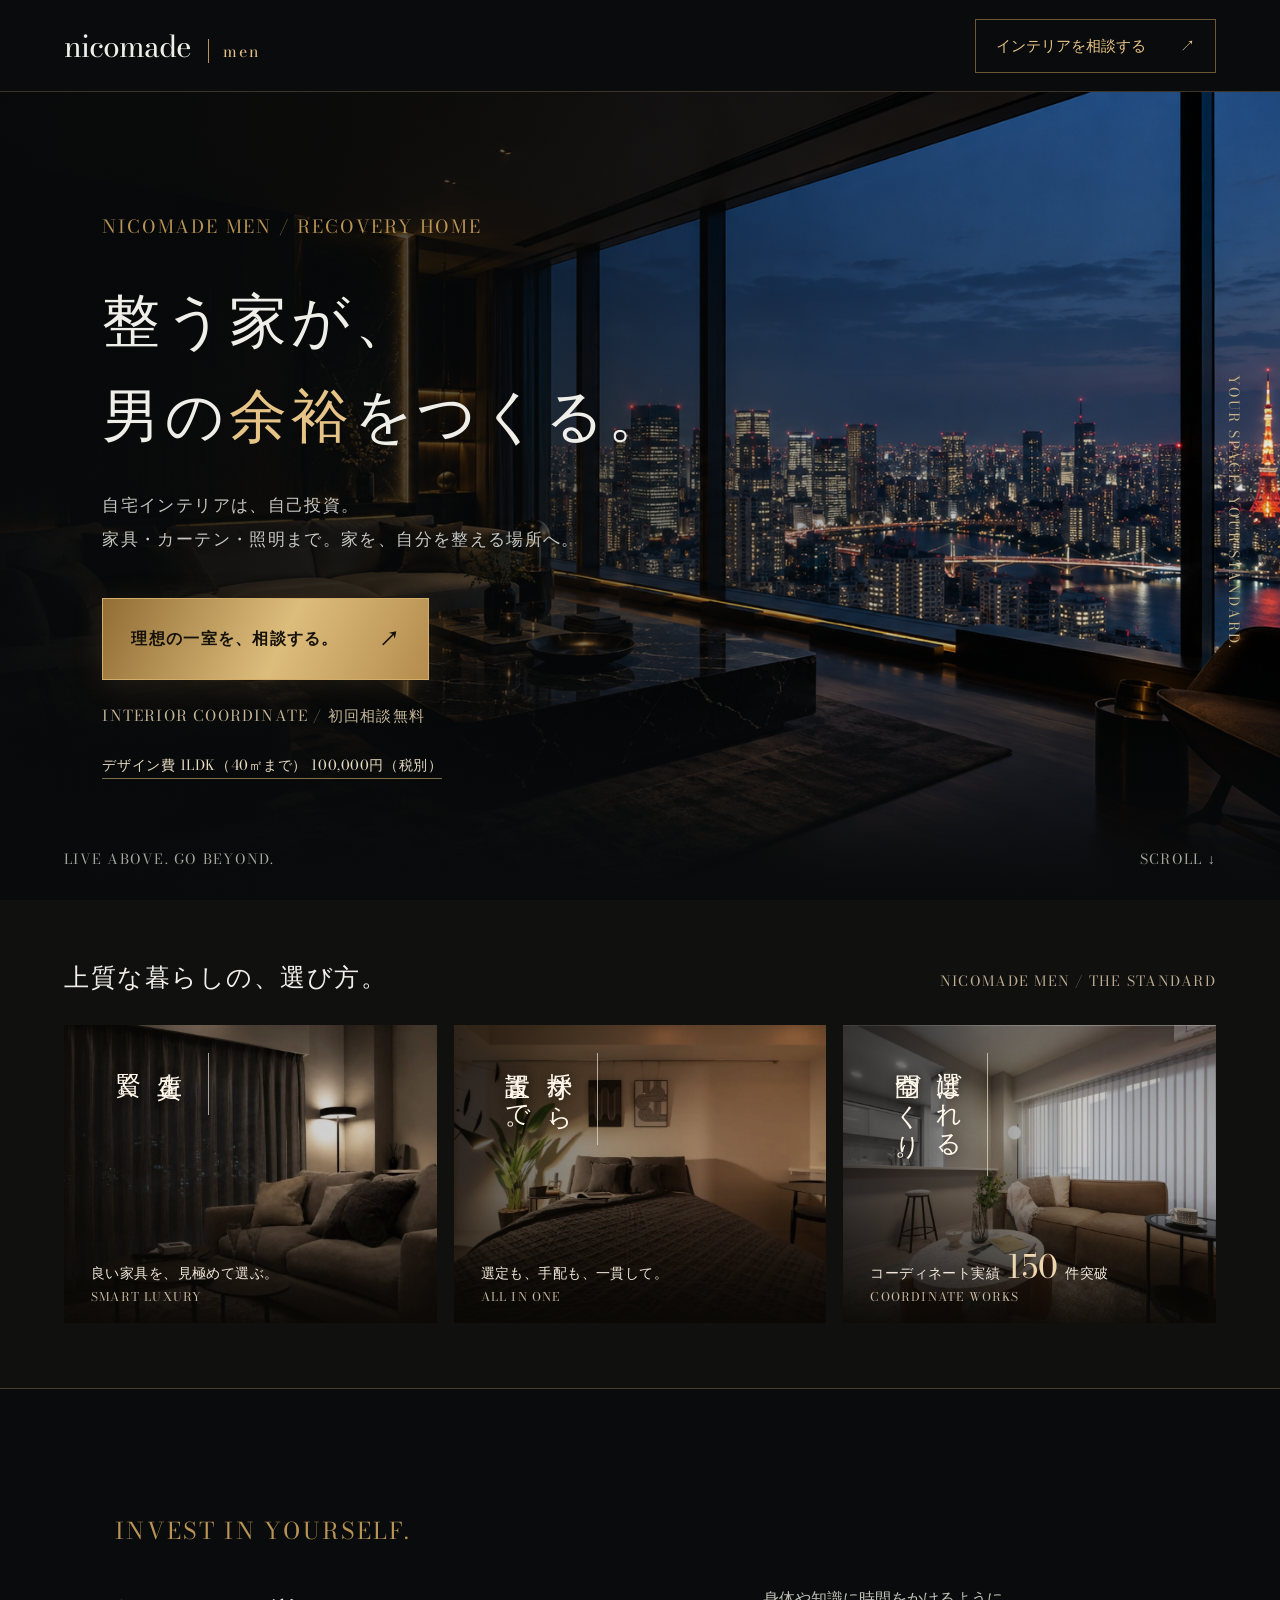
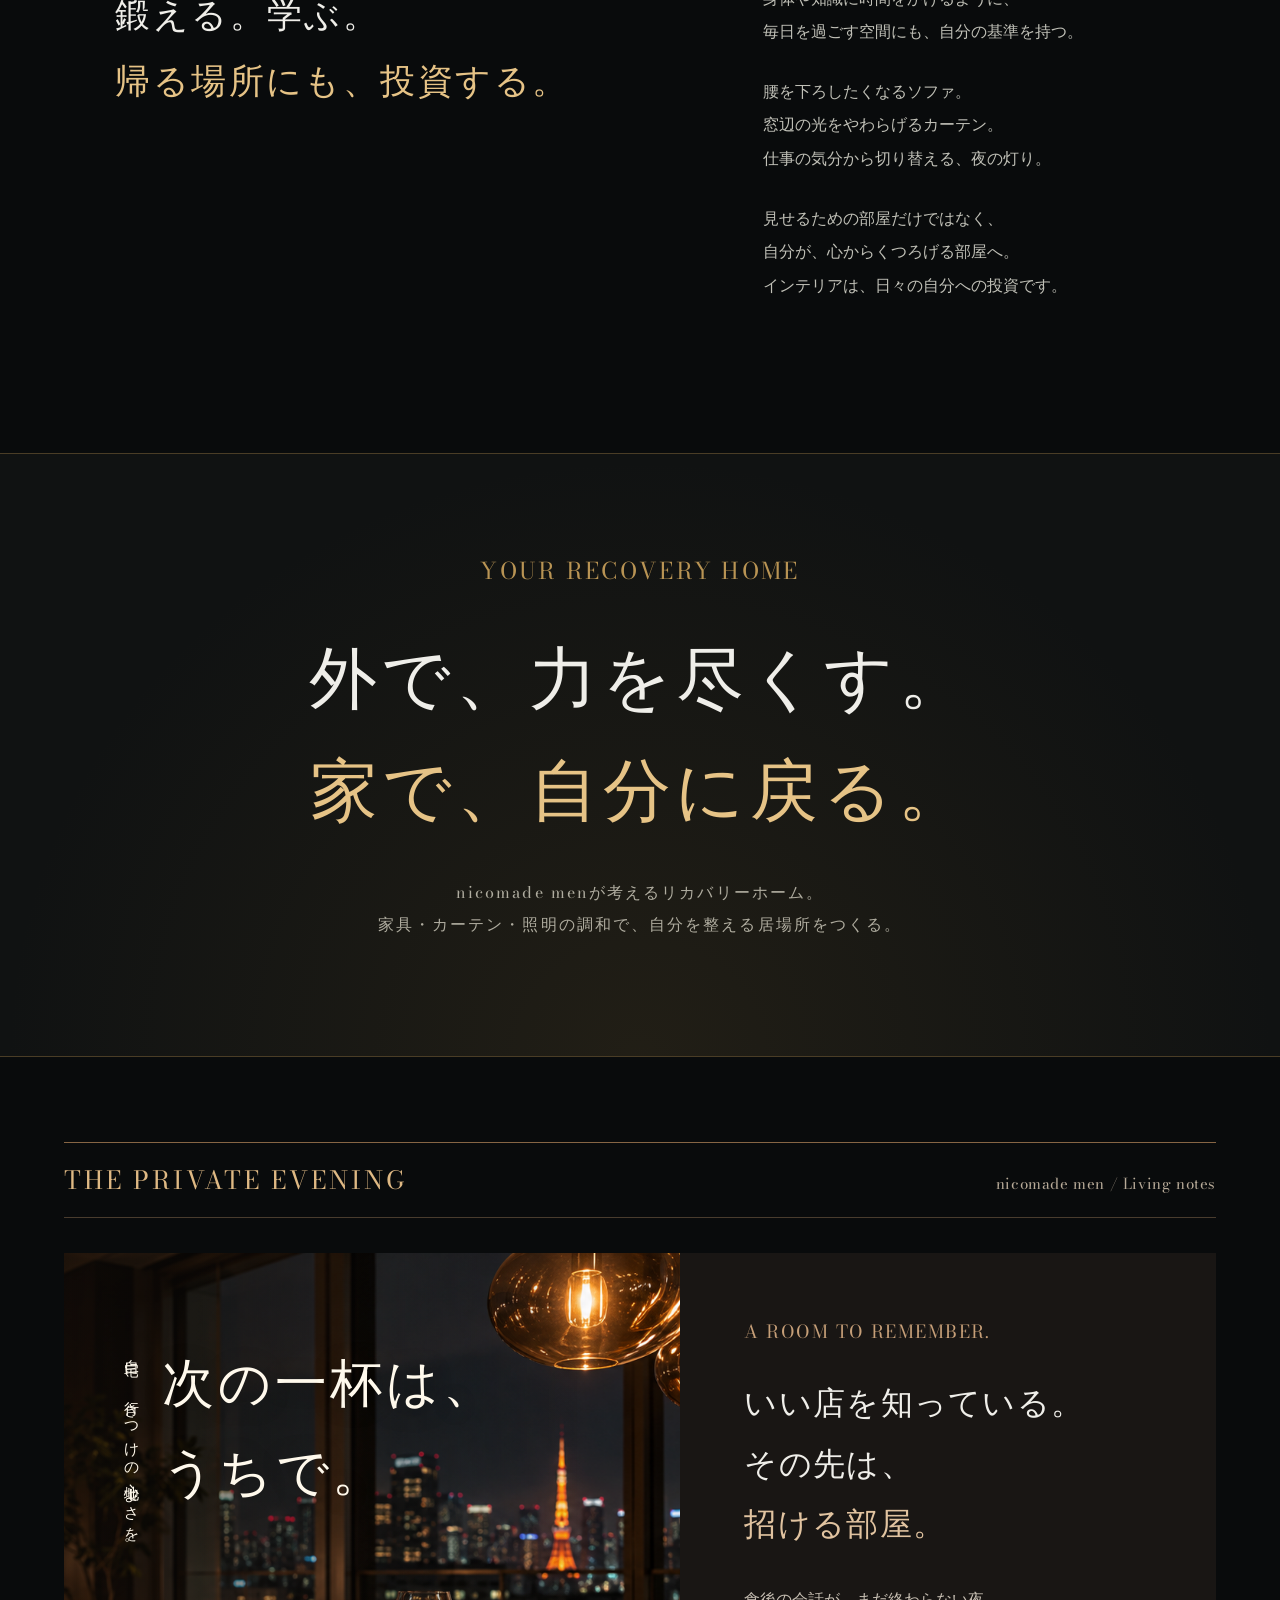
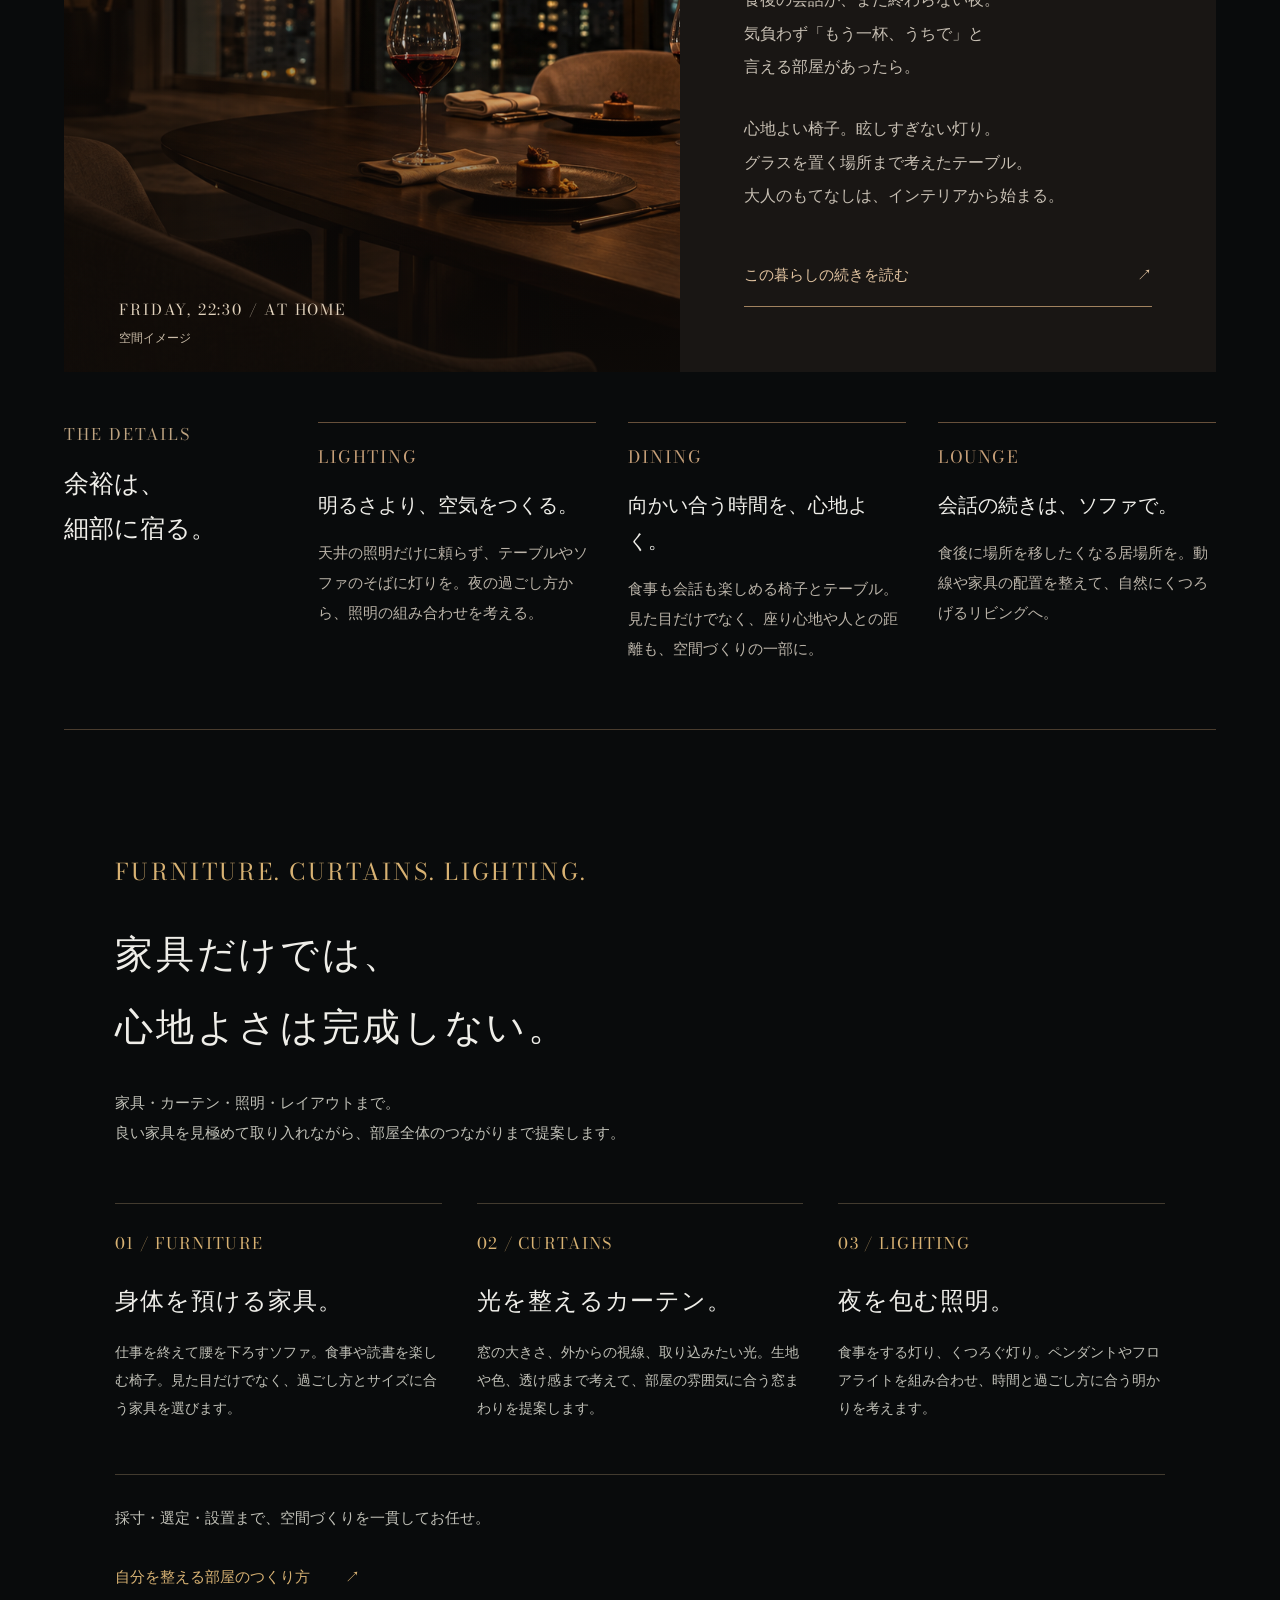
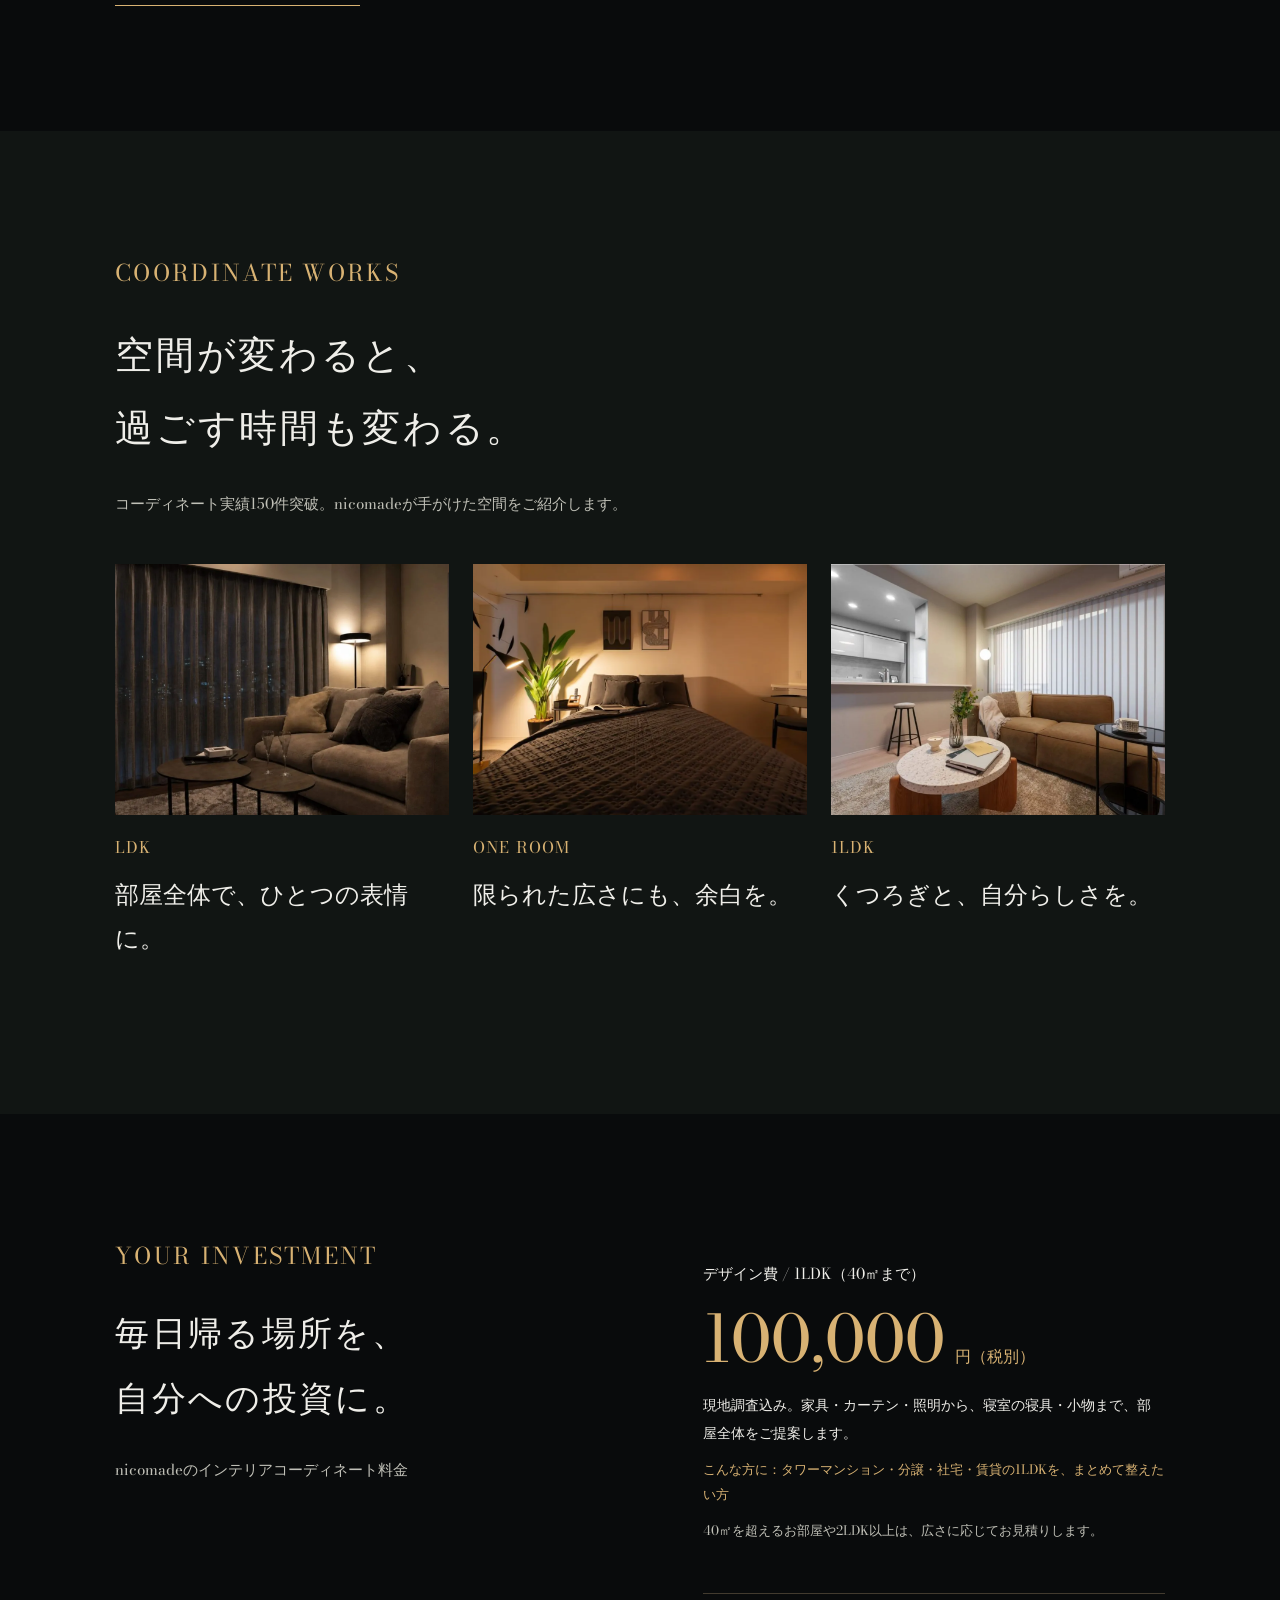
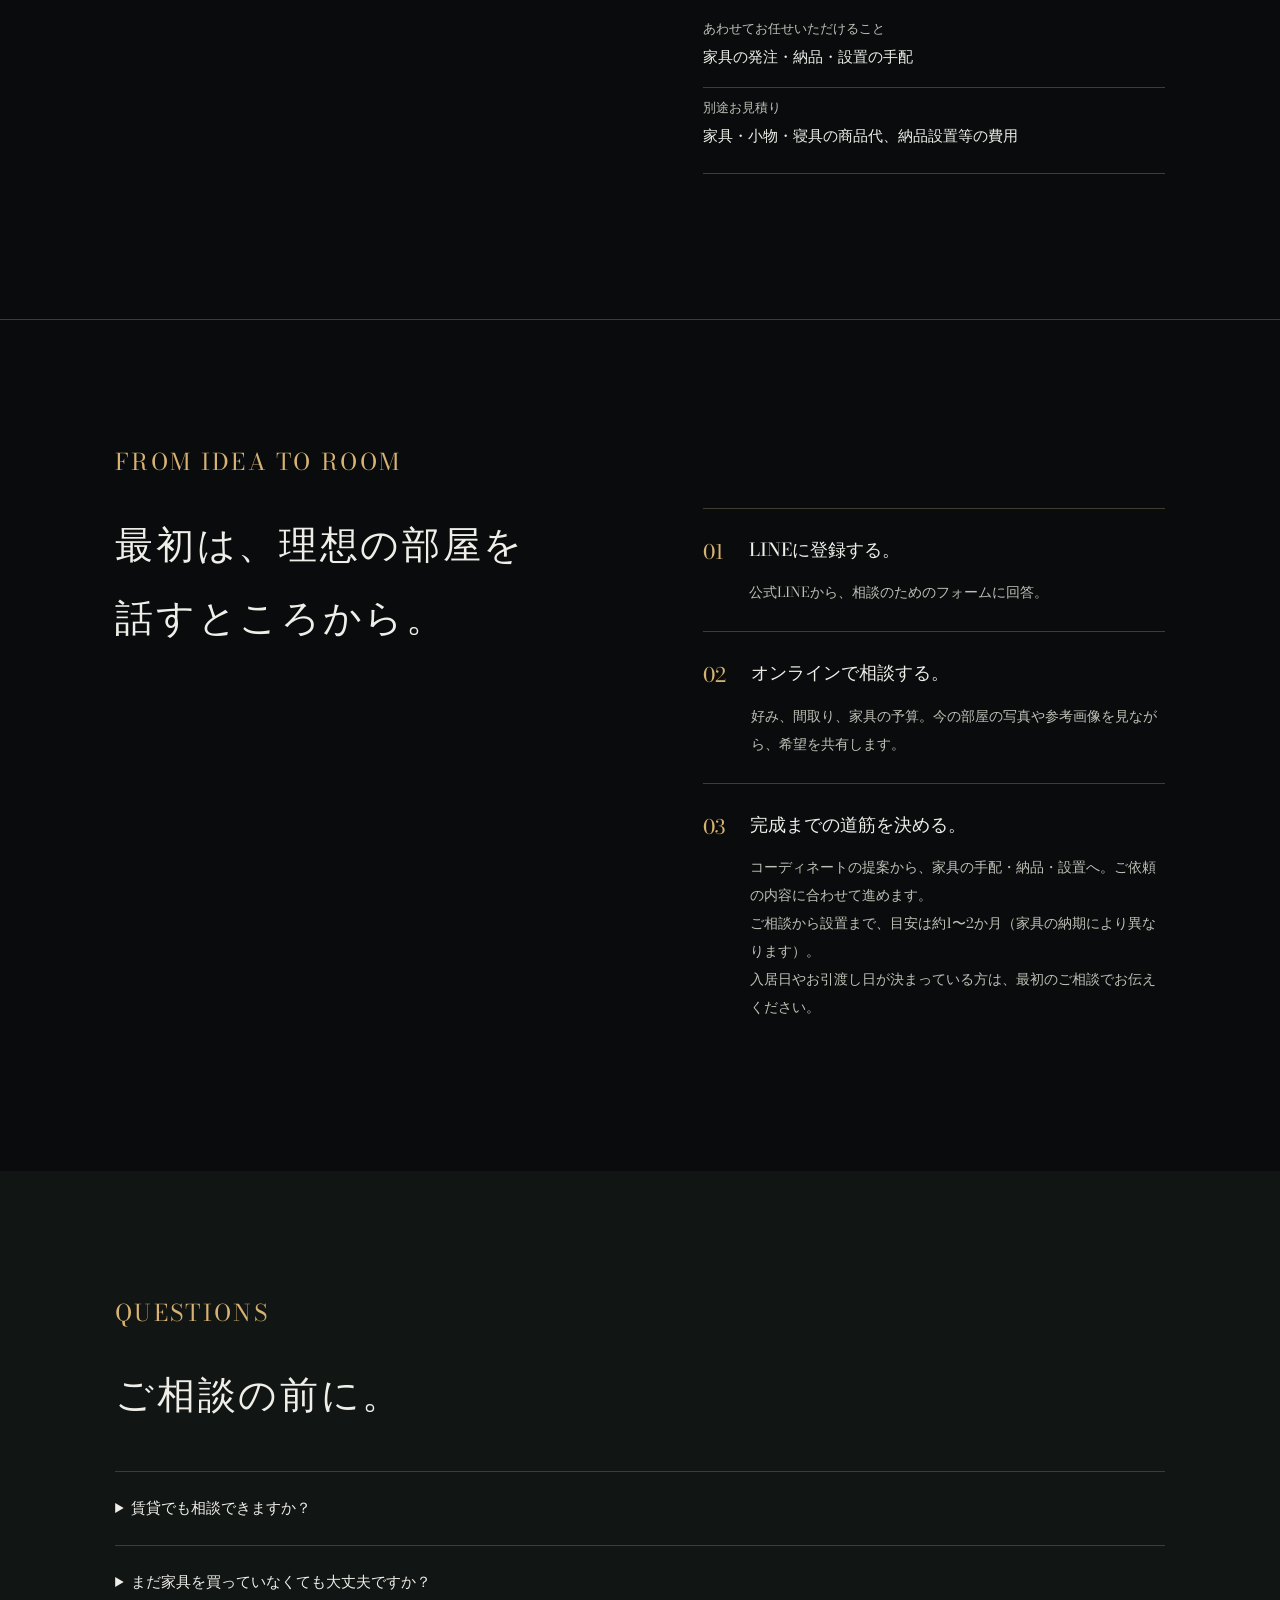
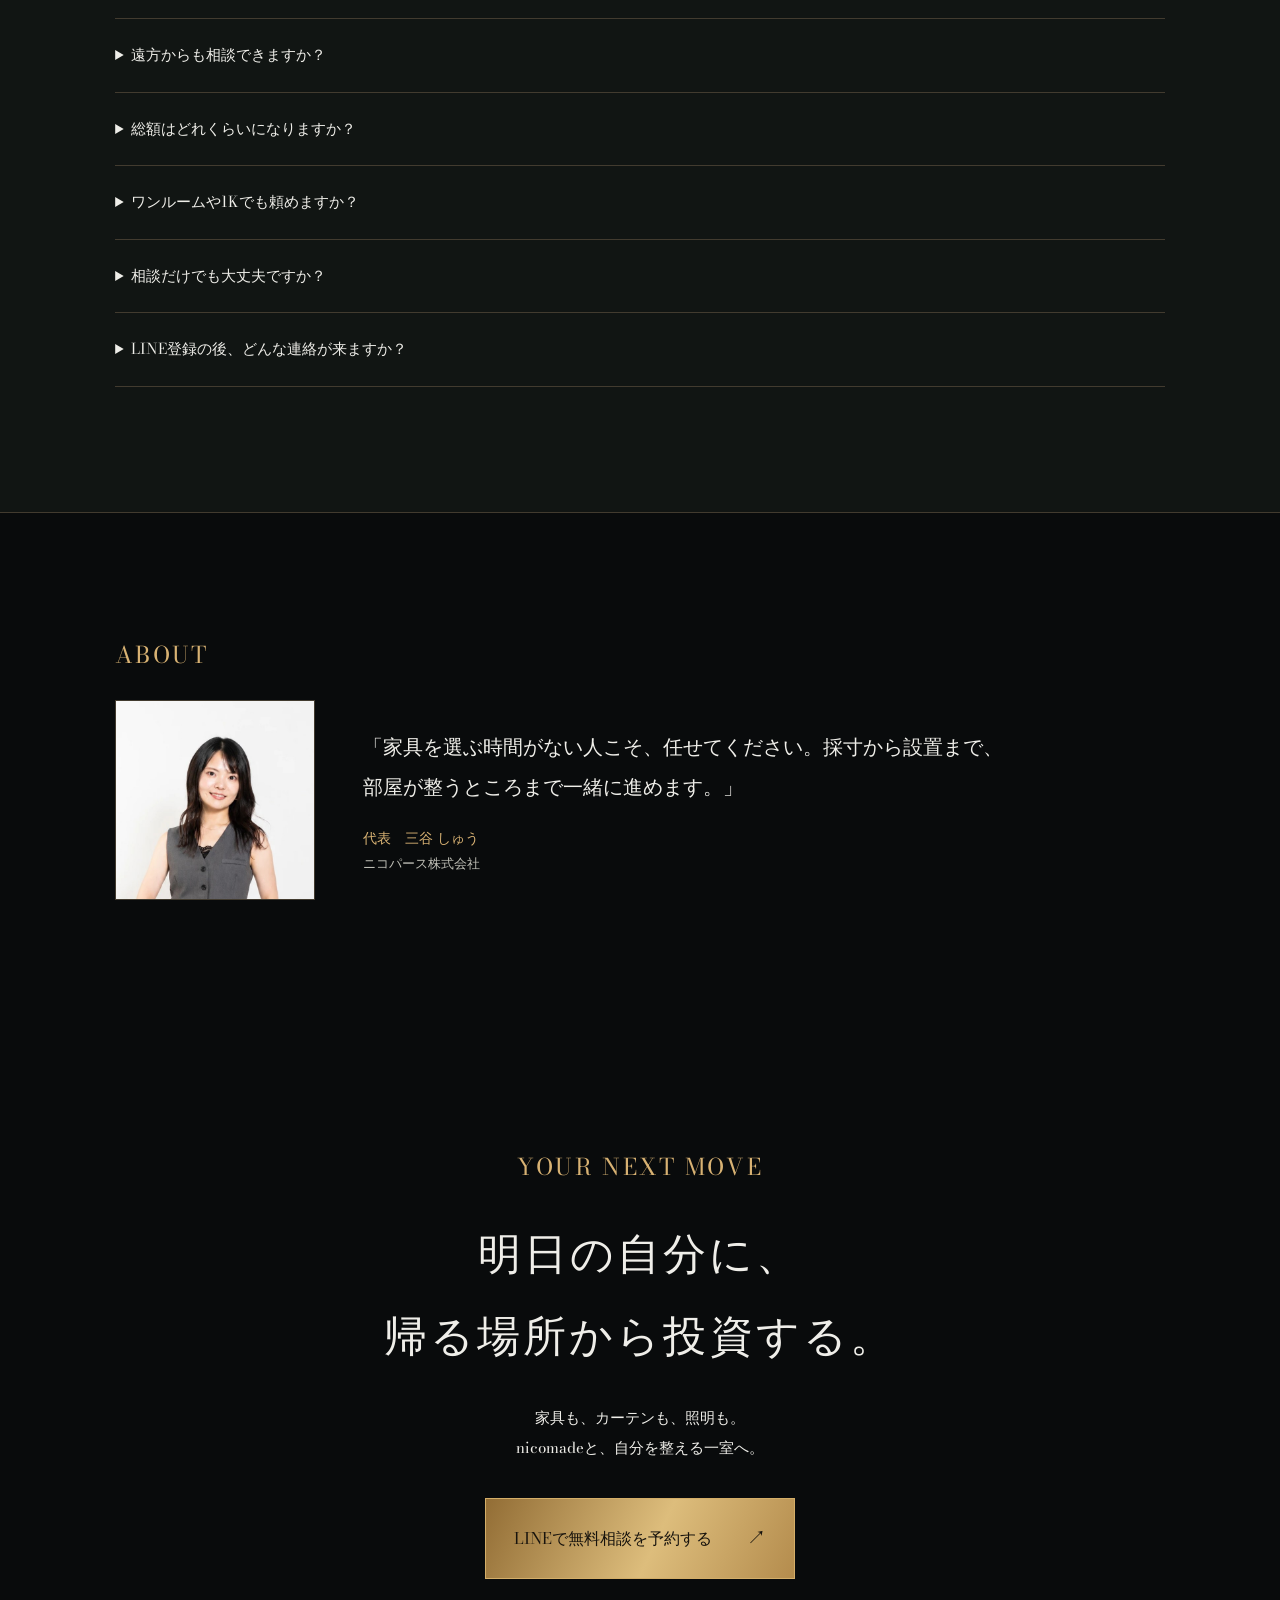
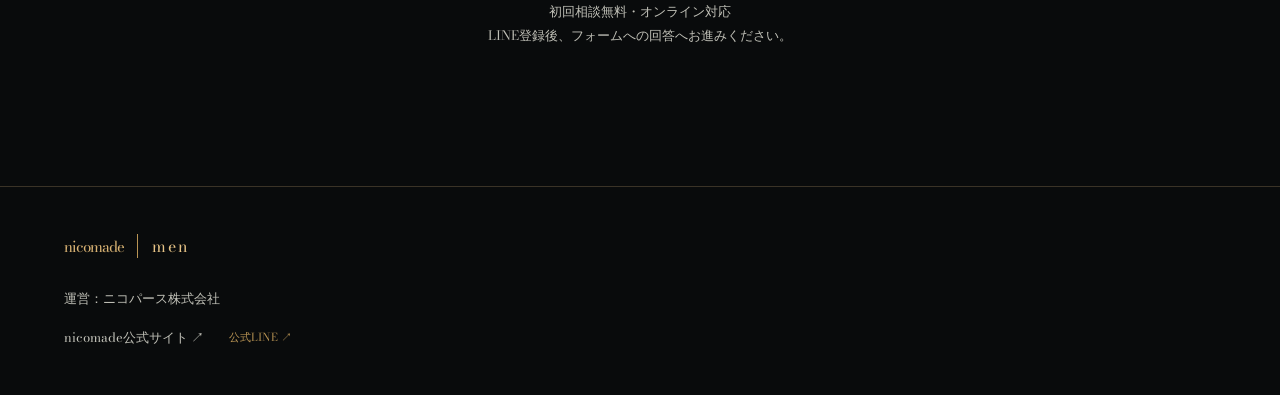
<file: index.html>
<!doctype html><html lang="ja"><head><meta charset="utf-8"><meta name="viewport" content="width=device-width,initial-scale=1"><title>nicomade men | 男性のためのインテリアコーディネート</title><meta property="og:type" content="website"><meta property="og:site_name" content="nicomade men"><meta property="og:title" content="nicomade men | 男性のためのインテリアコーディネート"><meta property="og:description" content="インテリアは自己投資。nicomade menが、家具・カーテン・照明・レイアウトを提案。家を、自分を整えるリカバリーホームへ。"><meta property="og:url" content="https://nico-shu.github.io/nicomade-men-lp/"><meta property="og:image" content="https://nico-shu.github.io/nicomade-men-lp/assets/ogp-v2.jpg"><meta property="og:image:width" content="1200"><meta property="og:image:height" content="630"><meta name="twitter:card" content="summary_large_image"><meta name="description" content="インテリアは自己投資。nicomade menが、家具・カーテン・照明・レイアウトを提案。家を、自分を整えるリカバリーホームへ。"><link rel="stylesheet" href="tower.css"><link rel="preload" href="assets/fonts/bodoni-moda-regular.ttf" as="font" type="font/ttf" crossorigin><link rel="stylesheet" href="typography.css"><link rel="stylesheet" href="interior.css?v=photo-stories"><link rel="stylesheet" href="motion.css?v=stable"><link rel="stylesheet" href="v2.css"><script async src="https://www.googletagmanager.com/gtag/js?id=G-L8BFW82ZFH"></script><script>window.dataLayer=window.dataLayer||[];function gtag(){dataLayer.push(arguments);}gtag("js",new Date());gtag("config","G-L8BFW82ZFH",{lp_name:"nicomade_men"});document.addEventListener("click",function(e){var a=e.target.closest&&e.target.closest("a[href*=\"line.me\"]");if(a)gtag("event","line_click_men",{link_url:a.href,link_text:(a.textContent||"").trim().slice(0,40)});});</script></head><body class="tower-page"><header><a href="index.html" class="brand">nicomade <span>men</span></a><a class="contact" href="https://line.me/R/ti/p/%40419arezv" target="_blank" rel="noopener">インテリアを相談する <span>↗</span></a></header><main><section class="hero"><img src="assets/penthouse.png" alt="夜景を望むタワーレジデンスのインテリアイメージ"><div class="scrim"></div><div class="hero-content"><p class="label">NICOMADE MEN / RECOVERY HOME</p><h1>整う家が、<br>男の<span>余裕</span>をつくる。</h1><p class="sub">自宅インテリアは、自己投資。<br>家具・カーテン・照明まで。家を、自分を整える場所へ。</p><a class="gold-button" href="https://line.me/R/ti/p/%40419arezv" target="_blank" rel="noopener">理想の一室を、相談する。 <span>↗</span></a><p class="hero-service-note">INTERIOR COORDINATE / 初回相談無料</p><a class="hero-price" href="#plan">デザイン費 1LDK（40㎡まで） 100,000円<span style="white-space:nowrap">（税別）</span></a></div><div class="hero-foot"><span>LIVE ABOVE. GO BEYOND.</span><a href="#concept">SCROLL ↓</a></div><div class="vertical">YOUR SPACE. YOUR STANDARD.</div></section><section class="value-assurance photo-assurance" aria-label="nicomadeの強み"><div class="assurance-heading"><p>上質な暮らしの、選び方。</p><span>NICOMADE MEN / THE STANDARD</span></div><div class="assurance-stories"><article class="assurance-story"><img src="assets/case-01.webp" alt="落ち着いた照明とソファを合わせたnicomadeのコーディネート事例" loading="lazy"><div class="assurance-shade"></div><h2>上質を、<br>賢く。</h2><p>良い家具を、見極めて選ぶ。</p><span class="assurance-index">SMART LUXURY</span></article><article class="assurance-story"><img src="assets/case-02.webp" alt="家具と照明が調和するnicomadeのコーディネート事例" loading="lazy"><div class="assurance-shade"></div><h2>採寸から、<br>設置まで。</h2><p>選定も、手配も、一貫して。</p><span class="assurance-index">ALL IN ONE</span></article><article class="assurance-story"><img src="assets/case-03.webp" alt="nicomadeが手がけたリビング・ダイニングのコーディネート事例" loading="lazy"><div class="assurance-shade"></div><h2>選ばれる、<br>空間づくり。</h2><p>コーディネート実績<span class="assurance-count">150</span>件突破</p><span class="assurance-index">COORDINATE WORKS</span></article></div></section><section class="concept section" id="concept"><p class="label">INVEST IN YOURSELF.</p><div class="concept-grid"><h2>鍛える。学ぶ。<br><span>帰る場所にも、投資する。</span></h2><div><p>身体や知識に時間をかけるように、<br>毎日を過ごす空間にも、自分の基準を持つ。</p><p>腰を下ろしたくなるソファ。<br>窓辺の光をやわらげるカーテン。<br>仕事の気分から切り替える、夜の灯り。</p><p>見せるための部屋だけではなく、<br>自分が、心からくつろげる部屋へ。<br>インテリアは、日々の自分への投資です。</p></div></div></section><section class="manifesto"><p class="label">YOUR RECOVERY HOME</p><h2>外で、力を尽くす。<br><span>家で、自分に戻る。</span></h2><p>nicomade menが考えるリカバリーホーム。<br>家具・カーテン・照明の調和で、自分を整える居場所をつくる。</p></section><section class="night-editorial" id="private-evening" aria-label="人を招きたくなる部屋づくり"><div class="night-masthead"><p>THE PRIVATE EVENING</p><span>nicomade men / Living notes</span></div><div class="night-feature"><div class="night-photo"><img src="assets/private-evening.png" alt="暖かなペンダント照明とワイングラスで設えた、自宅の夜のダイニングイメージ" loading="lazy"><div class="night-photo-shade"></div><div class="night-cover-copy"><span>自宅に、行きつけの心地よさを。</span><h2>次の一杯は、<br>うちで。</h2></div><p class="night-photo-caption">FRIDAY, 22:30 / AT HOME <span class="image-note">空間イメージ</span></p></div><div class="night-story"><p class="interior-label">A ROOM TO REMEMBER.</p><h2>いい店を知っている。<br>その先は、<br><span>招ける部屋。</span></h2><p>食後の会話が、まだ終わらない夜。<br>気負わず「もう一杯、うちで」と<br>言える部屋があったら。</p><p>心地よい椅子。眩しすぎない灯り。<br>グラスを置く場所まで考えたテーブル。<br>大人のもてなしは、インテリアから始まる。</p><a href="journal-private-evening.html" class="night-link">この暮らしの続きを読む <span>↗</span></a></div></div><div class="night-design-notes"><div class="night-note-heading"><p>THE DETAILS</p><h3>余裕は、<br>細部に宿る。</h3></div><article><span>LIGHTING</span><h4>明るさより、空気をつくる。</h4><p>天井の照明だけに頼らず、テーブルやソファのそばに灯りを。夜の過ごし方から、照明の組み合わせを考える。</p></article><article><span>DINING</span><h4>向かい合う時間を、心地よく。</h4><p>食事も会話も楽しめる椅子とテーブル。見た目だけでなく、座り心地や人との距離も、空間づくりの一部に。</p></article><article><span>LOUNGE</span><h4>会話の続きは、ソファで。</h4><p>食後に場所を移したくなる居場所を。動線や家具の配置を整えて、自然にくつろげるリビングへ。</p></article></div></section><section class="section interior-service" id="service"><p class="interior-label">FURNITURE. CURTAINS. LIGHTING.</p><h2>家具だけでは、<br>心地よさは完成しない。</h2><p class="interior-description">家具・カーテン・照明・レイアウトまで。<br>良い家具を見極めて取り入れながら、部屋全体のつながりまで提案します。</p><div class="service-grid"><article><span>01 / FURNITURE</span><h3>身体を預ける家具。</h3><p>仕事を終えて腰を下ろすソファ。食事や読書を楽しむ椅子。見た目だけでなく、過ごし方とサイズに合う家具を選びます。</p></article><article><span>02 / CURTAINS</span><h3>光を整えるカーテン。</h3><p>窓の大きさ、外からの視線、取り込みたい光。生地や色、透け感まで考えて、部屋の雰囲気に合う窓まわりを提案します。</p></article><article><span>03 / LIGHTING</span><h3>夜を包む照明。</h3><p>食事をする灯り、くつろぐ灯り。ペンダントやフロアライトを組み合わせ、時間と過ごし方に合う明かりを考えます。</p></article></div><p class="interior-description recovery-delivery">採寸・選定・設置まで、空間づくりを一貫してお任せ。</p><a class="journal-inline" href="journal-recovery-home.html">自分を整える部屋のつくり方 <span>↗</span></a></section><section class="section interior-cases" id="cases"><p class="interior-label">COORDINATE WORKS</p><h2>空間が変わると、<br>過ごす時間も変わる。</h2><p class="interior-description">コーディネート実績150件突破。nicomadeが手がけた空間をご紹介します。</p><div class="case-grid"><figure><img src="assets/case-01.webp" alt="nicomadeのLDKのコーディネート事例" loading="lazy"><figcaption><span>LDK</span><h3>部屋全体で、ひとつの表情に。</h3></figcaption></figure><figure><img src="assets/case-02.webp" alt="nicomadeのワンルームのコーディネート事例" loading="lazy"><figcaption><span>ONE ROOM</span><h3>限られた広さにも、余白を。</h3></figcaption></figure><figure><img src="assets/case-03.webp" alt="nicomadeの1LDKのコーディネート事例" loading="lazy"><figcaption><span>1LDK</span><h3>くつろぎと、自分らしさを。</h3></figcaption></figure></div></section><section class="section interior-plan" id="plan"><div><p class="interior-label">YOUR INVESTMENT</p><h2>毎日帰る場所を、<br>自分への投資に。</h2><p class="interior-description">nicomadeのインテリアコーディネート料金</p></div><div class="plan-details"><div class="plan-option"><p class="plan-caption">デザイン費 / 1LDK（40㎡まで）</p><p class="plan-price">100,000<span>円（税別）</span></p><p class="plan-desc">現地調査込み。家具・カーテン・照明から、寝室の寝具・小物まで、部屋全体をご提案します。</p><p class="plan-for">こんな方に：タワーマンション・分譲・社宅・賃貸の1LDKを、まとめて整えたい方</p><p class="plan-desc plan-note">40㎡を超えるお部屋や2LDK以上は、広さに応じてお見積りします。</p></div><div class="plan-breakdown"><p><span>あわせてお任せいただけること</span><span>家具の発注・納品・設置の手配</span></p><p><span>別途お見積り</span><span>家具・小物・寝具の商品代、納品設置等の費用</span></p></div></div></section><section class="section interior-flow"><p class="interior-label">FROM IDEA TO ROOM</p><h2>最初は、理想の部屋を<br>話すところから。</h2><ol><li><span>01</span><div><h3>LINEに登録する。</h3><p>公式LINEから、相談のためのフォームに回答。</p></div></li><li><span>02</span><div><h3>オンラインで相談する。</h3><p>好み、間取り、家具の予算。今の部屋の写真や参考画像を見ながら、希望を共有します。</p></div></li><li><span>03</span><div><h3>完成までの道筋を決める。</h3><p>コーディネートの提案から、家具の手配・納品・設置へ。ご依頼の内容に合わせて進めます。<br>ご相談から設置まで、目安は約1〜2か月（家具の納期により異なります）。<br>入居日やお引渡し日が決まっている方は、最初のご相談でお伝えください。</p></div></li></ol></section><section class="section interior-faq"><p class="interior-label">QUESTIONS</p><h2>ご相談の前に。</h2><details><summary>賃貸でも相談できますか？</summary><p>賃貸も対応しています。原状回復を前提に、置き家具・照明・ファブリックを中心とした提案が可能です。</p></details><details><summary>まだ家具を買っていなくても大丈夫ですか？</summary><p>家具を購入する前のご相談も歓迎しています。間取り図・お部屋の写真・好みの参考画像をご用意いただくと、具体的にお話しできます。</p></details><details><summary>遠方からも相談できますか？</summary><p>ご提案・打ち合わせはオンラインで全国対応。現地の採寸・納品は関東1都6県と関西を中心に対応しています。その他の地域についてはご相談ください。</p></details><details><summary>総額はどれくらいになりますか？</summary><p>デザイン費（1LDK・40㎡までで100,000円・税別）に、家具・小物・寝具の商品代と納品設置費が加わります。家具はご予算に合わせて選び、契約前に総額のお見積りをお出しします。最初のご相談で予算感をお聞かせください。</p></details><details><summary>ワンルームや1Kでも頼めますか？</summary><p>はい。ワンルームのコーディネート実績もあります。限られた広さでも、置き方と灯りで過ごしやすさは変わります。</p></details><details><summary>相談だけでも大丈夫ですか？</summary><p>初回相談は無料です。お話を聞いたうえで、依頼するかどうかを決めていただけます。</p></details><details><summary>LINE登録の後、どんな連絡が来ますか？</summary><p>登録後に相談用のフォームをお送りします。回答をもとに、オンライン相談の日程をご案内します。</p></details></section><section class="section owner-note" aria-label="代表より"><p class="interior-label">ABOUT</p><div class="owner-inner"><div class="owner-photo"><img src="assets/owner.jpg" alt="代表 三谷しゅう" loading="lazy" width="600" height="600"></div><div><p class="owner-quote">「家具を選ぶ時間がない人こそ、任せてください。採寸から設置まで、部屋が整うところまで一緒に進めます。」</p><p class="owner-name">代表　三谷 しゅう<span>ニコパース株式会社</span></p></div></div></section><section class="section interior-consult" id="consult"><p class="interior-label">YOUR NEXT MOVE</p><h2>明日の自分に、<br>帰る場所から投資する。</h2><p>家具も、カーテンも、照明も。<br>nicomadeと、自分を整える一室へ。</p><a class="interior-cta" href="https://line.me/R/ti/p/%40419arezv" target="_blank" rel="noopener">LINEで無料相談を予約する <span>↗</span></a><p class="interior-fine">初回相談無料・オンライン対応<br>LINE登録後、フォームへの回答へお進みください。</p></section></main><footer><div class="interior-footer-top"><a class="brand" href="index.html">nicomade <span>men</span></a></div><p class="interior-footer-note">運営：ニコパース株式会社</p><div class="interior-footer-links"><a href="https://nicomade.net/lp/" target="_blank" rel="noopener">nicomade公式サイト ↗</a><a href="https://line.me/R/ti/p/%40419arezv" target="_blank" rel="noopener">公式LINE ↗</a></div></footer><a class="sticky-line" href="https://line.me/R/ti/p/%40419arezv" target="_blank" rel="noopener">LINEで無料相談 <span>↗</span></a><script src="motion.js?v=2" defer></script><script src="v2.js" defer></script></body></html>
</file>
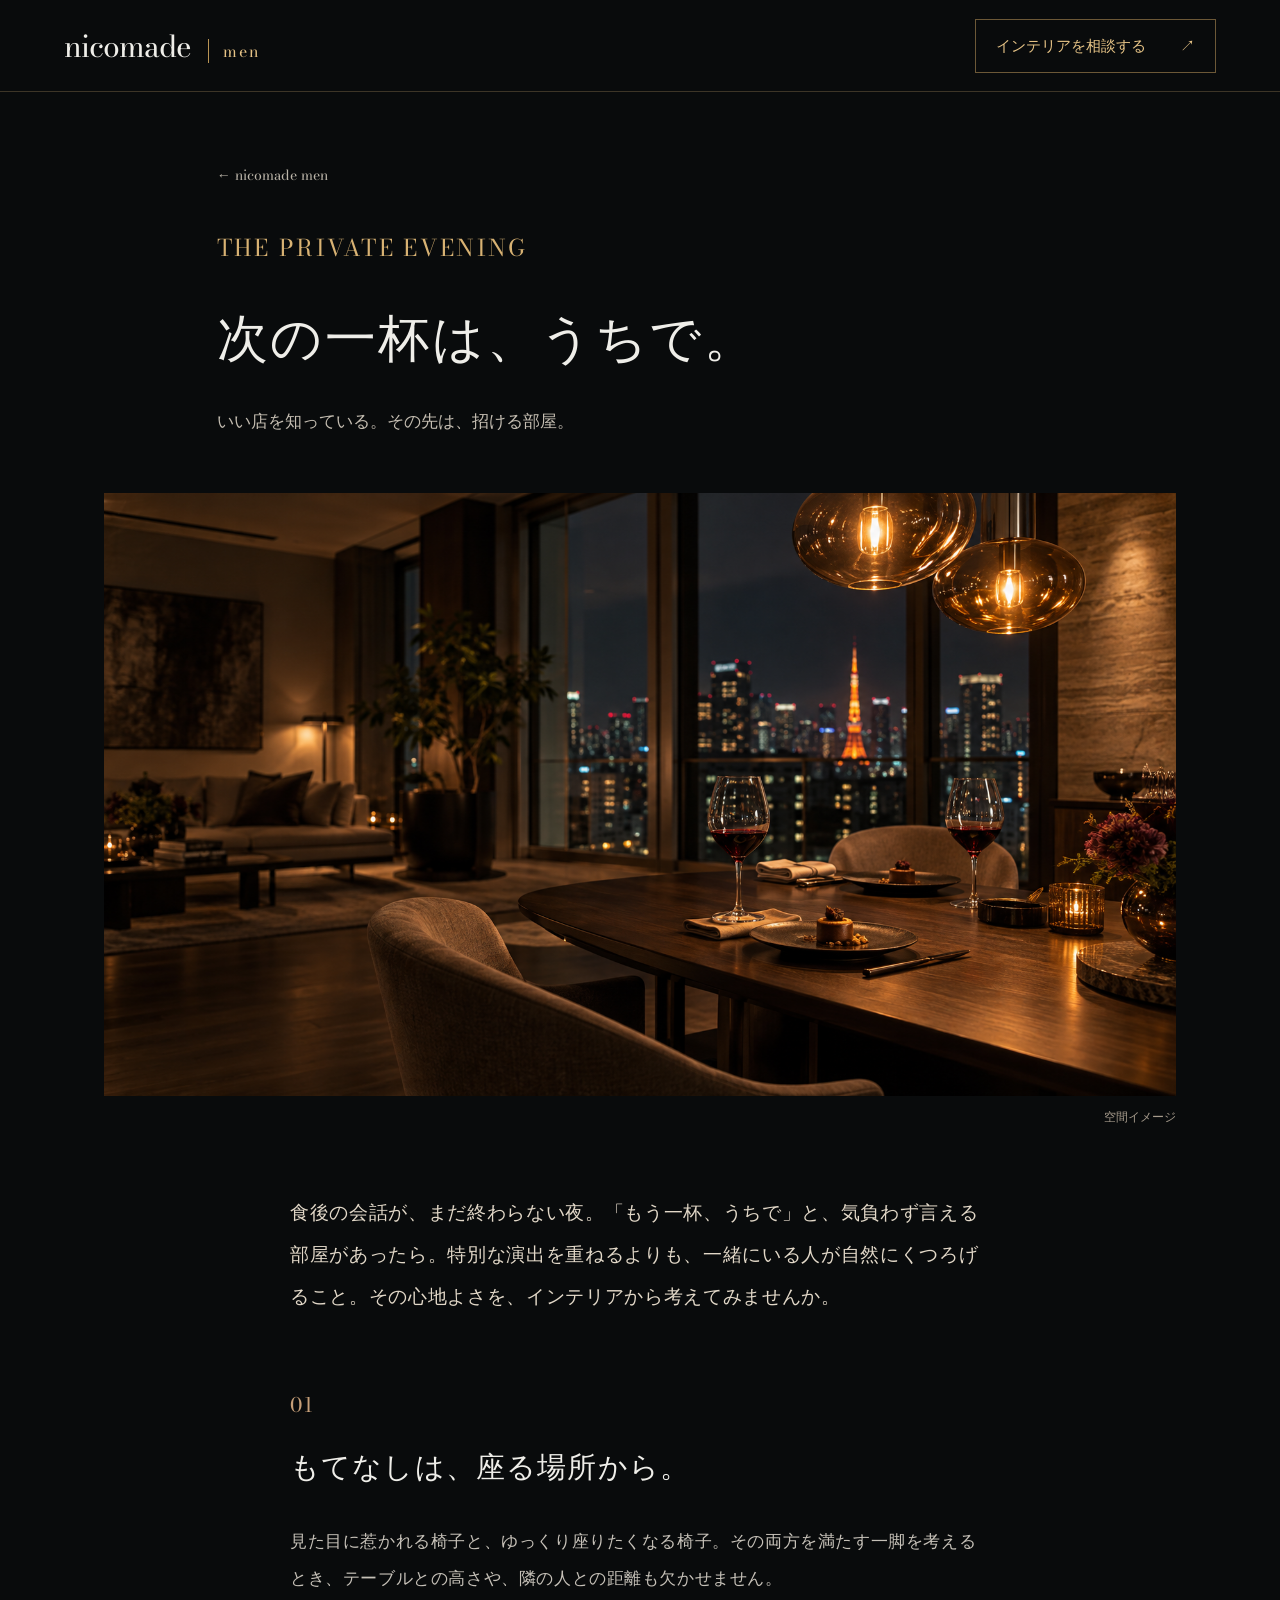
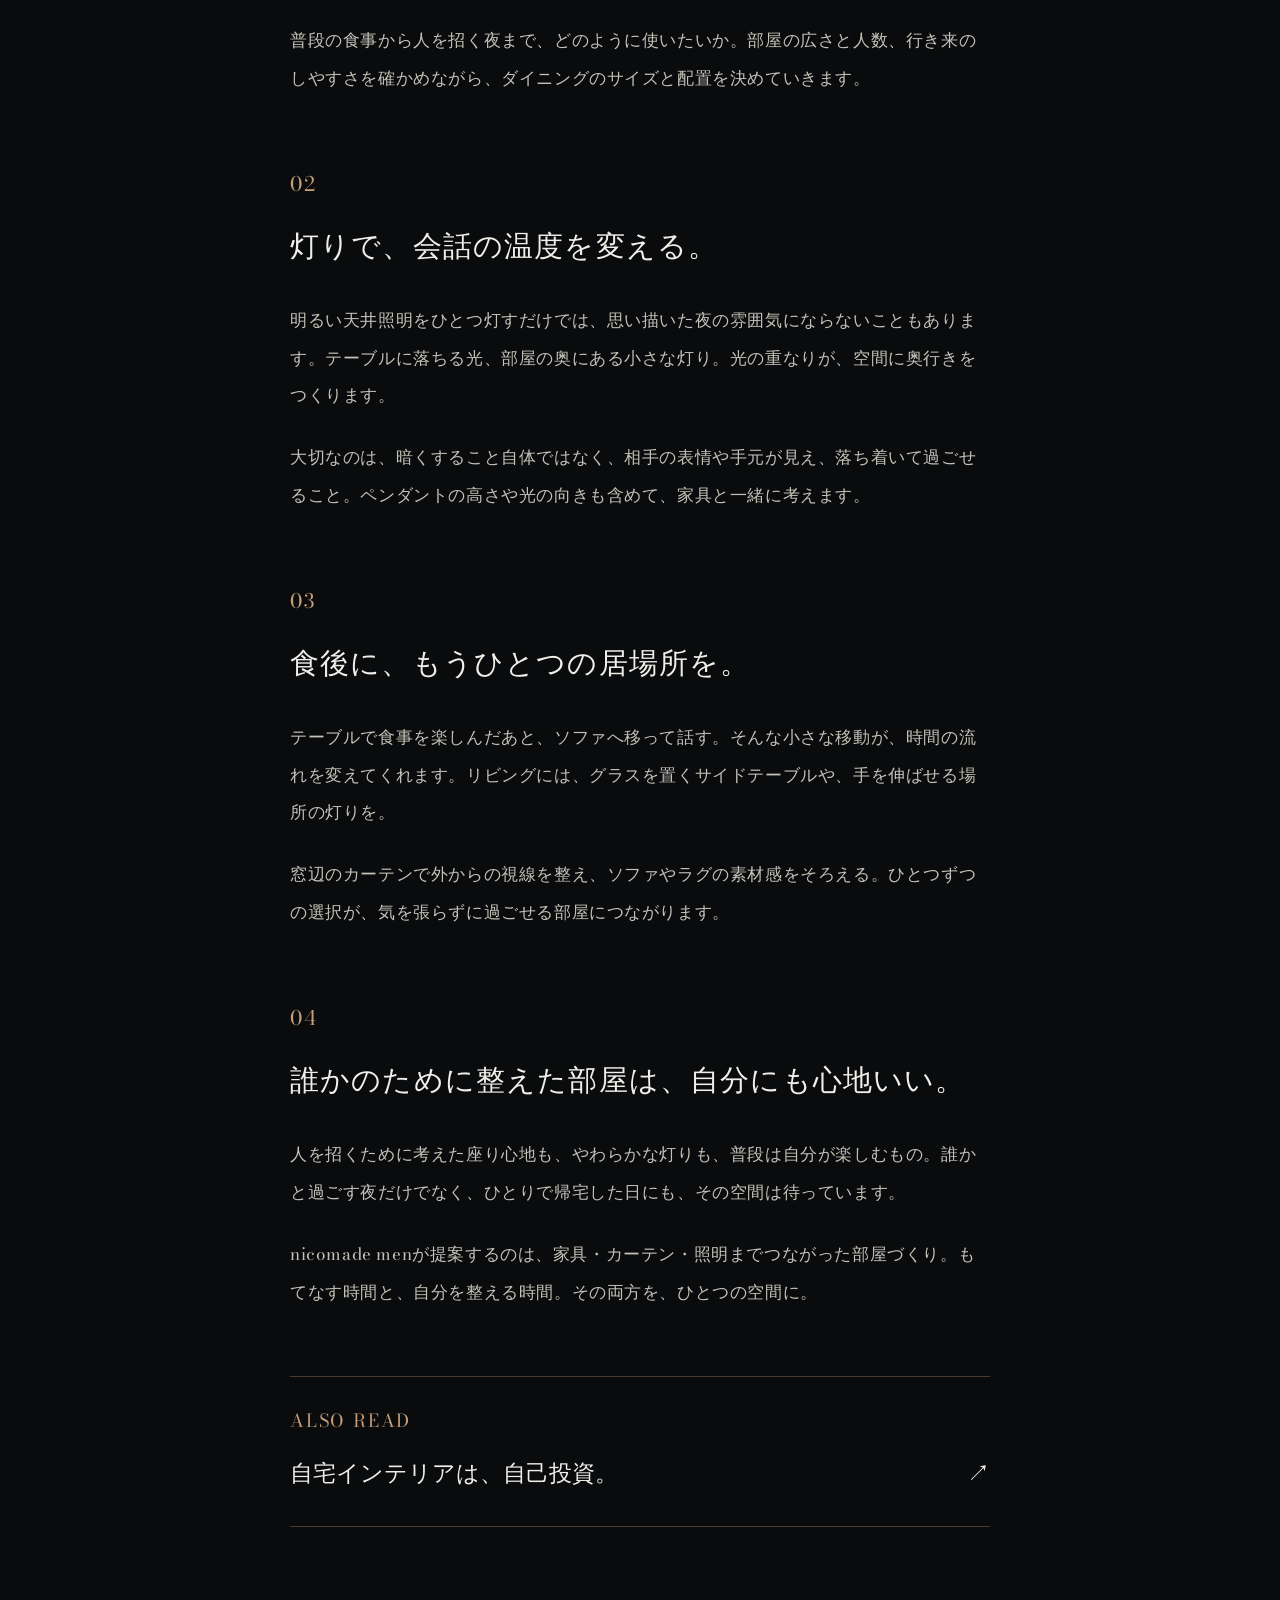
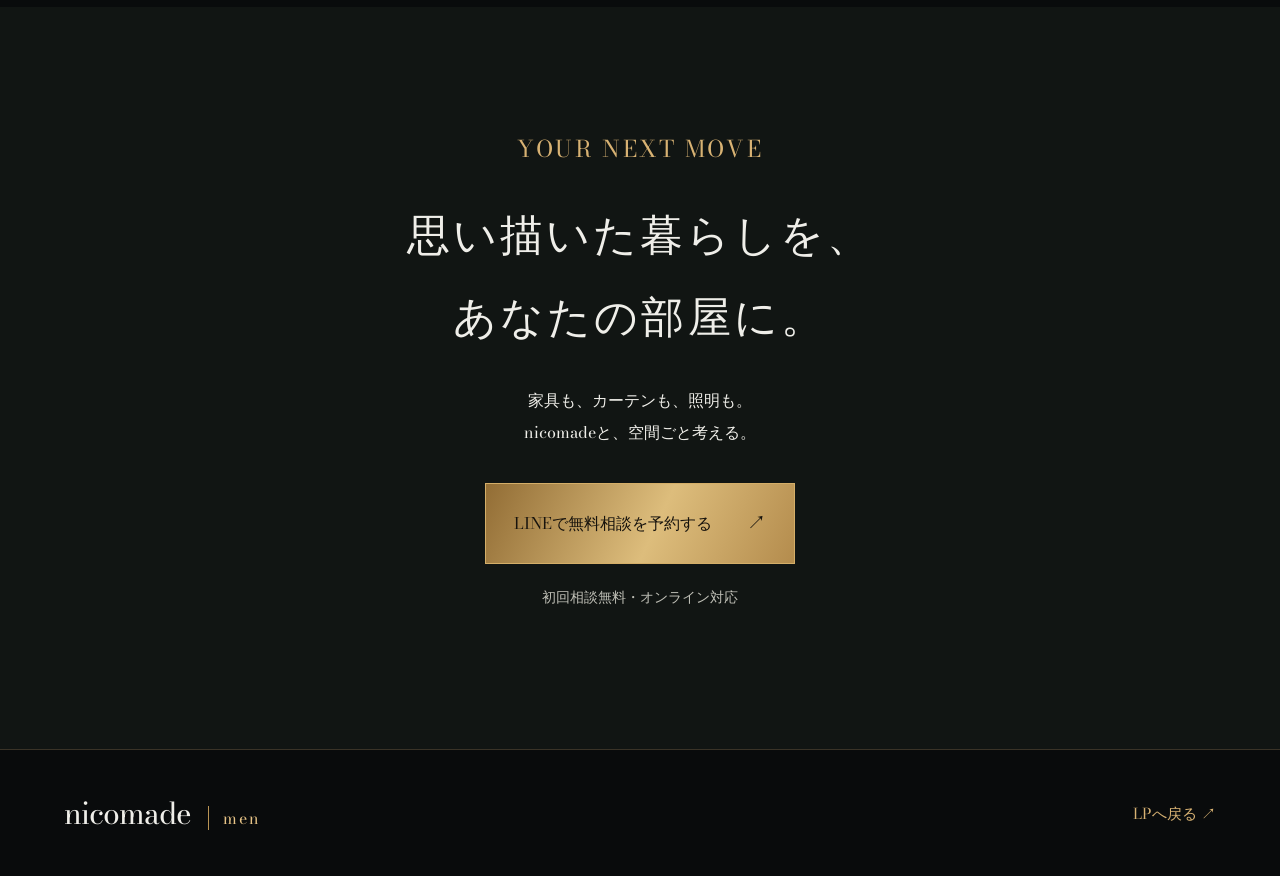
<file: journal-private-evening.html>
<!doctype html><html lang="ja"><head><meta charset="utf-8"><meta name="viewport" content="width=device-width,initial-scale=1"><title>次の一杯は、うちで。 | nicomade men</title><meta property="og:type" content="website"><meta property="og:site_name" content="nicomade men"><meta property="og:title" content="次の一杯は、うちで。 | nicomade men"><meta property="og:description" content="いい店を知っている。その先は、招ける部屋。 家具・カーテン・照明から考える、nicomade menのインテリアの読みもの。"><meta property="og:url" content="https://nico-shu.github.io/nicomade-men-lp/journal-private-evening.html"><meta property="og:image" content="https://nico-shu.github.io/nicomade-men-lp/assets/ogp-v2.jpg"><meta property="og:image:width" content="1200"><meta property="og:image:height" content="630"><meta name="twitter:card" content="summary_large_image"><meta name="description" content="いい店を知っている。その先は、招ける部屋。 家具・カーテン・照明から考える、nicomade menのインテリアの読みもの。"><link rel="stylesheet" href="tower.css"><link rel="stylesheet" href="typography.css"><link rel="stylesheet" href="interior.css?v=journal"><link rel="stylesheet" href="journal.css"><link rel="stylesheet" href="motion.css?v=stable"><script async src="https://www.googletagmanager.com/gtag/js?id=G-L8BFW82ZFH"></script><script>window.dataLayer=window.dataLayer||[];function gtag(){dataLayer.push(arguments);}gtag("js",new Date());gtag("config","G-L8BFW82ZFH",{lp_name:"nicomade_men"});document.addEventListener("click",function(e){var a=e.target.closest&&e.target.closest("a[href*=\"line.me\"]");if(a)gtag("event","line_click_men",{link_url:a.href,link_text:(a.textContent||"").trim().slice(0,40)});});</script></head><body class="tower-page journal-page"><header><a href="index.html" class="brand">nicomade <span>men</span></a><a class="contact" href="index.html#consult">インテリアを相談する <span>↗</span></a></header><main><article><div class="journal-heading"><a class="journal-back" href="index.html">← nicomade men</a><p class="interior-label">THE PRIVATE EVENING</p><h1>次の一杯は、うちで。</h1><p class="journal-subtitle">いい店を知っている。その先は、招ける部屋。</p></div><figure class="journal-cover"><img src="assets/private-evening.png" alt="ワイングラスと暖かなペンダント照明を設えた自宅ダイニングの空間イメージ"><figcaption>空間イメージ</figcaption></figure><div class="journal-body"><p class="journal-intro">食後の会話が、まだ終わらない夜。「もう一杯、うちで」と、気負わず言える部屋があったら。特別な演出を重ねるよりも、一緒にいる人が自然にくつろげること。その心地よさを、インテリアから考えてみませんか。</p><section class="journal-chapter"><p class="journal-number">01</p><h2>もてなしは、座る場所から。</h2><p>見た目に惹かれる椅子と、ゆっくり座りたくなる椅子。その両方を満たす一脚を考えるとき、テーブルとの高さや、隣の人との距離も欠かせません。</p><p>普段の食事から人を招く夜まで、どのように使いたいか。部屋の広さと人数、行き来のしやすさを確かめながら、ダイニングのサイズと配置を決めていきます。</p></section><section class="journal-chapter"><p class="journal-number">02</p><h2>灯りで、会話の温度を変える。</h2><p>明るい天井照明をひとつ灯すだけでは、思い描いた夜の雰囲気にならないこともあります。テーブルに落ちる光、部屋の奥にある小さな灯り。光の重なりが、空間に奥行きをつくります。</p><p>大切なのは、暗くすること自体ではなく、相手の表情や手元が見え、落ち着いて過ごせること。ペンダントの高さや光の向きも含めて、家具と一緒に考えます。</p></section><section class="journal-chapter"><p class="journal-number">03</p><h2>食後に、もうひとつの居場所を。</h2><p>テーブルで食事を楽しんだあと、ソファへ移って話す。そんな小さな移動が、時間の流れを変えてくれます。リビングには、グラスを置くサイドテーブルや、手を伸ばせる場所の灯りを。</p><p>窓辺のカーテンで外からの視線を整え、ソファやラグの素材感をそろえる。ひとつずつの選択が、気を張らずに過ごせる部屋につながります。</p></section><section class="journal-chapter"><p class="journal-number">04</p><h2>誰かのために整えた部屋は、自分にも心地いい。</h2><p>人を招くために考えた座り心地も、やわらかな灯りも、普段は自分が楽しむもの。誰かと過ごす夜だけでなく、ひとりで帰宅した日にも、その空間は待っています。</p><p>nicomade menが提案するのは、家具・カーテン・照明までつながった部屋づくり。もてなす時間と、自分を整える時間。その両方を、ひとつの空間に。</p></section><aside class="journal-related"><p class="interior-label">ALSO READ</p><a href="journal-recovery-home.html">自宅インテリアは、自己投資。 <span>↗</span></a></aside></div></article><section class="section interior-consult" id="consult"><p class="interior-label">YOUR NEXT MOVE</p><h2>思い描いた暮らしを、<br>あなたの部屋に。</h2><p>家具も、カーテンも、照明も。<br>nicomadeと、空間ごと考える。</p><a class="interior-cta" href="https://line.me/R/ti/p/%40419arezv" target="_blank" rel="noopener">LINEで無料相談を予約する <span>↗</span></a><p class="interior-fine">初回相談無料・オンライン対応</p></section></main><footer><div class="interior-footer-top"><a class="brand" href="index.html">nicomade <span>men</span></a><a href="index.html">LPへ戻る ↗</a></div></footer><script src="motion.js?v=stable" defer></script></body></html>
</file>
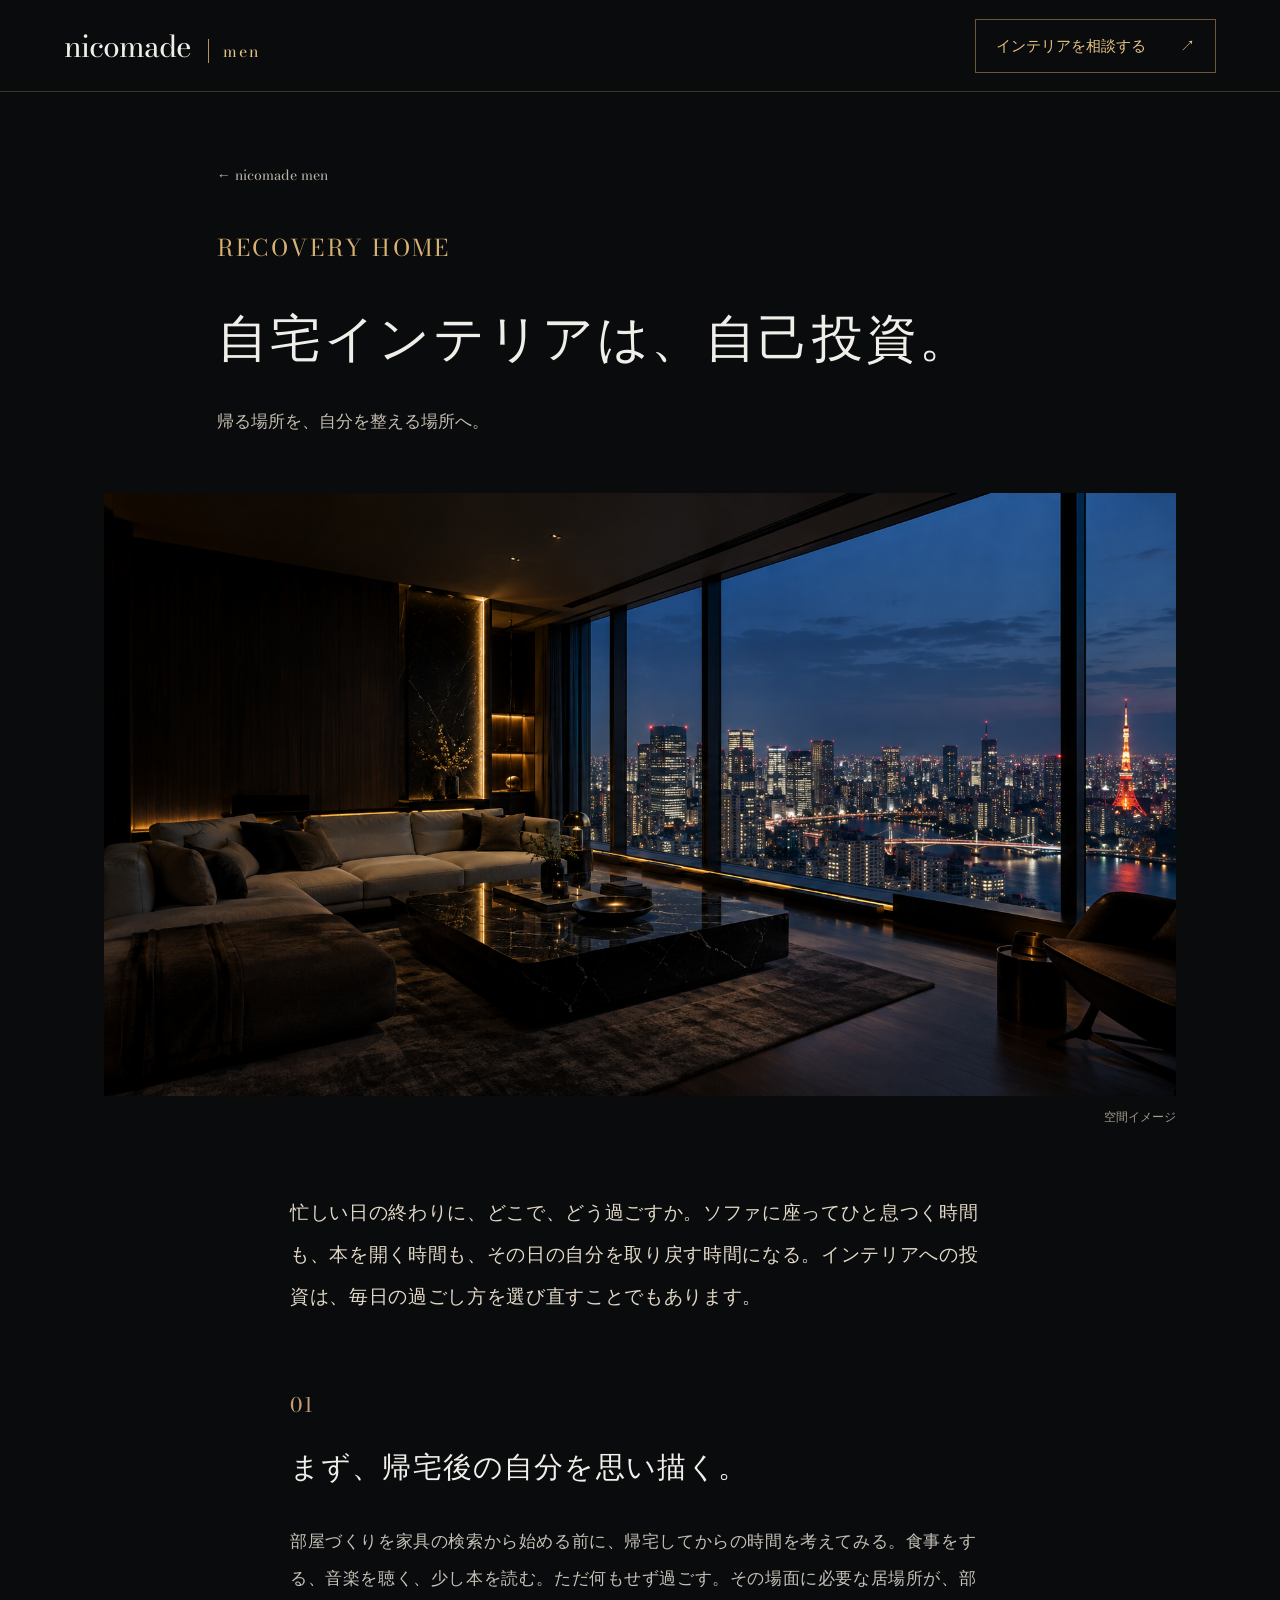
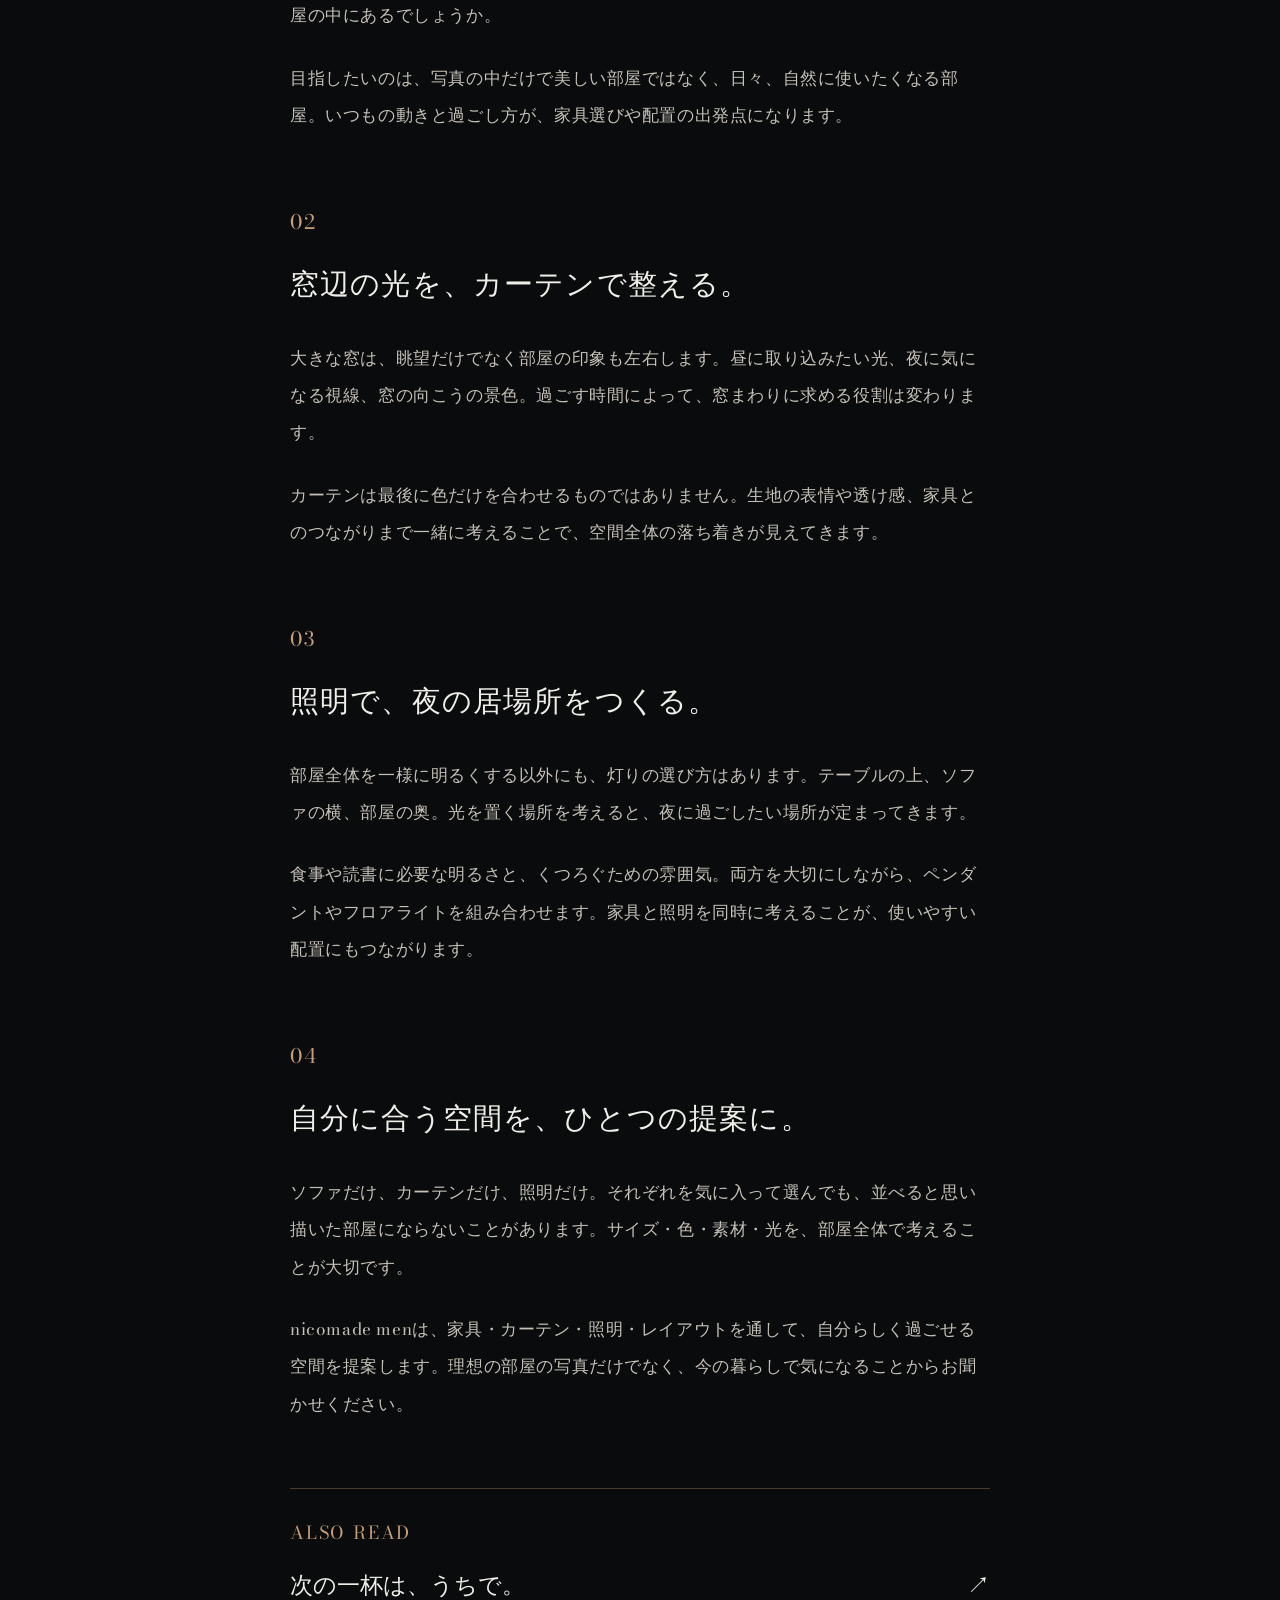
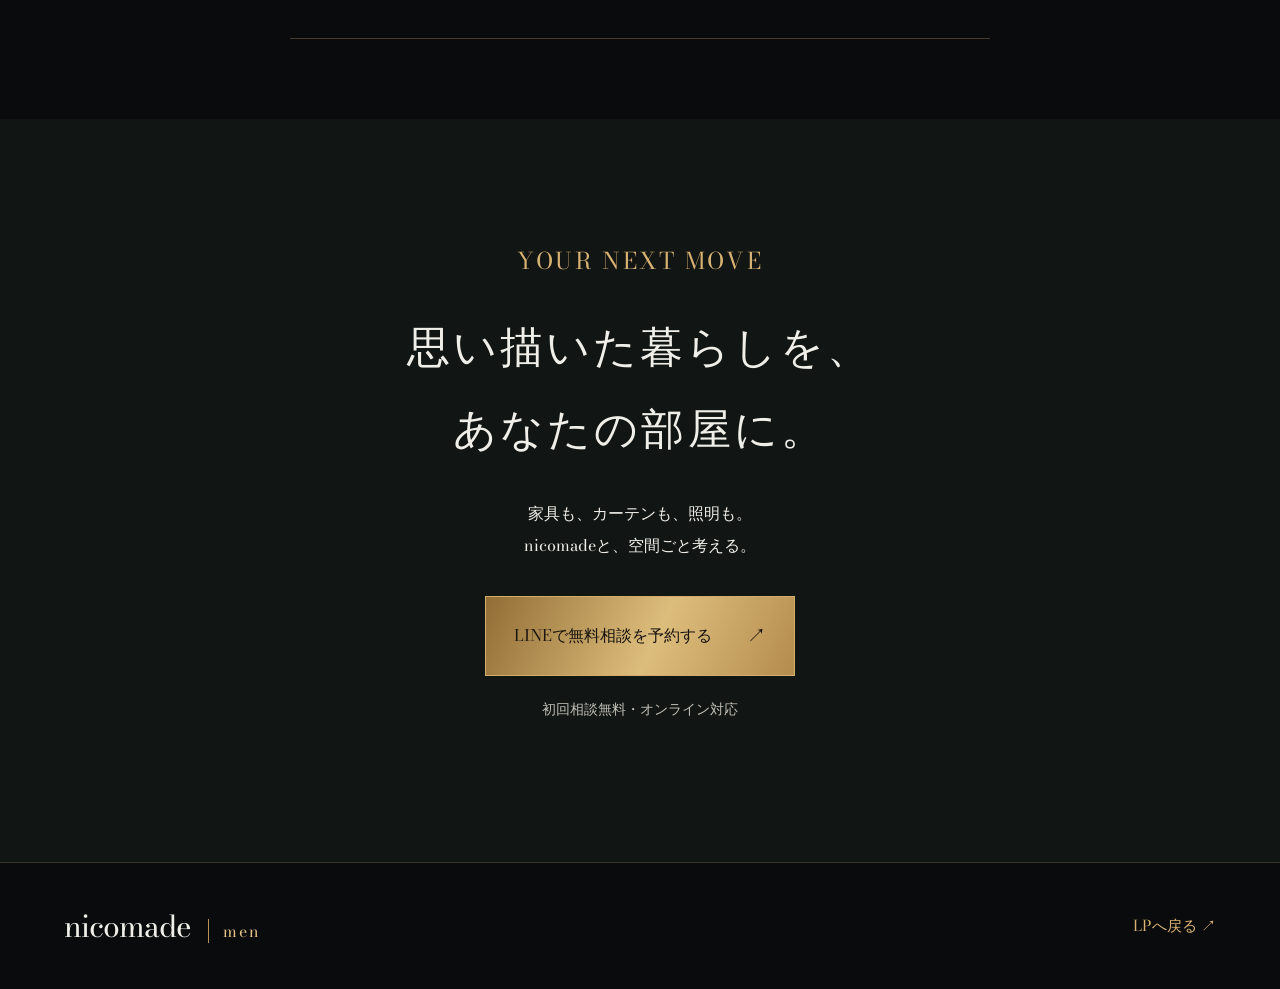
<file: journal-recovery-home.html>
<!doctype html><html lang="ja"><head><meta charset="utf-8"><meta name="viewport" content="width=device-width,initial-scale=1"><title>自宅インテリアは、自己投資。 | nicomade men</title><meta property="og:type" content="website"><meta property="og:site_name" content="nicomade men"><meta property="og:title" content="自宅インテリアは、自己投資。 | nicomade men"><meta property="og:description" content="帰る場所を、自分を整える場所へ。 家具・カーテン・照明から考える、nicomade menのインテリアの読みもの。"><meta property="og:url" content="https://nico-shu.github.io/nicomade-men-lp/journal-recovery-home.html"><meta property="og:image" content="https://nico-shu.github.io/nicomade-men-lp/assets/ogp-v2.jpg"><meta property="og:image:width" content="1200"><meta property="og:image:height" content="630"><meta name="twitter:card" content="summary_large_image"><meta name="description" content="帰る場所を、自分を整える場所へ。 家具・カーテン・照明から考える、nicomade menのインテリアの読みもの。"><link rel="stylesheet" href="tower.css"><link rel="stylesheet" href="typography.css"><link rel="stylesheet" href="interior.css?v=journal"><link rel="stylesheet" href="journal.css"><link rel="stylesheet" href="motion.css?v=stable"><script async src="https://www.googletagmanager.com/gtag/js?id=G-L8BFW82ZFH"></script><script>window.dataLayer=window.dataLayer||[];function gtag(){dataLayer.push(arguments);}gtag("js",new Date());gtag("config","G-L8BFW82ZFH",{lp_name:"nicomade_men"});document.addEventListener("click",function(e){var a=e.target.closest&&e.target.closest("a[href*=\"line.me\"]");if(a)gtag("event","line_click_men",{link_url:a.href,link_text:(a.textContent||"").trim().slice(0,40)});});</script></head><body class="tower-page journal-page"><header><a href="index.html" class="brand">nicomade <span>men</span></a><a class="contact" href="index.html#consult">インテリアを相談する <span>↗</span></a></header><main><article><div class="journal-heading"><a class="journal-back" href="index.html">← nicomade men</a><p class="interior-label">RECOVERY HOME</p><h1><span>自宅インテリアは、</span><span>自己投資。</span></h1><p class="journal-subtitle">帰る場所を、自分を整える場所へ。</p></div><figure class="journal-cover"><img src="assets/penthouse.png" alt="夜景と穏やかな照明が調和するリビングの空間イメージ"><figcaption>空間イメージ</figcaption></figure><div class="journal-body"><p class="journal-intro">忙しい日の終わりに、どこで、どう過ごすか。ソファに座ってひと息つく時間も、本を開く時間も、その日の自分を取り戻す時間になる。インテリアへの投資は、毎日の過ごし方を選び直すことでもあります。</p><section class="journal-chapter"><p class="journal-number">01</p><h2>まず、帰宅後の自分を思い描く。</h2><p>部屋づくりを家具の検索から始める前に、帰宅してからの時間を考えてみる。食事をする、音楽を聴く、少し本を読む。ただ何もせず過ごす。その場面に必要な居場所が、部屋の中にあるでしょうか。</p><p>目指したいのは、写真の中だけで美しい部屋ではなく、日々、自然に使いたくなる部屋。いつもの動きと過ごし方が、家具選びや配置の出発点になります。</p></section><section class="journal-chapter"><p class="journal-number">02</p><h2>窓辺の光を、カーテンで整える。</h2><p>大きな窓は、眺望だけでなく部屋の印象も左右します。昼に取り込みたい光、夜に気になる視線、窓の向こうの景色。過ごす時間によって、窓まわりに求める役割は変わります。</p><p>カーテンは最後に色だけを合わせるものではありません。生地の表情や透け感、家具とのつながりまで一緒に考えることで、空間全体の落ち着きが見えてきます。</p></section><section class="journal-chapter"><p class="journal-number">03</p><h2>照明で、夜の居場所をつくる。</h2><p>部屋全体を一様に明るくする以外にも、灯りの選び方はあります。テーブルの上、ソファの横、部屋の奥。光を置く場所を考えると、夜に過ごしたい場所が定まってきます。</p><p>食事や読書に必要な明るさと、くつろぐための雰囲気。両方を大切にしながら、ペンダントやフロアライトを組み合わせます。家具と照明を同時に考えることが、使いやすい配置にもつながります。</p></section><section class="journal-chapter"><p class="journal-number">04</p><h2>自分に合う空間を、ひとつの提案に。</h2><p>ソファだけ、カーテンだけ、照明だけ。それぞれを気に入って選んでも、並べると思い描いた部屋にならないことがあります。サイズ・色・素材・光を、部屋全体で考えることが大切です。</p><p>nicomade menは、家具・カーテン・照明・レイアウトを通して、自分らしく過ごせる空間を提案します。理想の部屋の写真だけでなく、今の暮らしで気になることからお聞かせください。</p></section><aside class="journal-related"><p class="interior-label">ALSO READ</p><a href="journal-private-evening.html">次の一杯は、うちで。 <span>↗</span></a></aside></div></article><section class="section interior-consult" id="consult"><p class="interior-label">YOUR NEXT MOVE</p><h2>思い描いた暮らしを、<br>あなたの部屋に。</h2><p>家具も、カーテンも、照明も。<br>nicomadeと、空間ごと考える。</p><a class="interior-cta" href="https://line.me/R/ti/p/%40419arezv" target="_blank" rel="noopener">LINEで無料相談を予約する <span>↗</span></a><p class="interior-fine">初回相談無料・オンライン対応</p></section></main><footer><div class="interior-footer-top"><a class="brand" href="index.html">nicomade <span>men</span></a><a href="index.html">LPへ戻る ↗</a></div></footer><script src="motion.js?v=stable" defer></script></body></html>
</file>
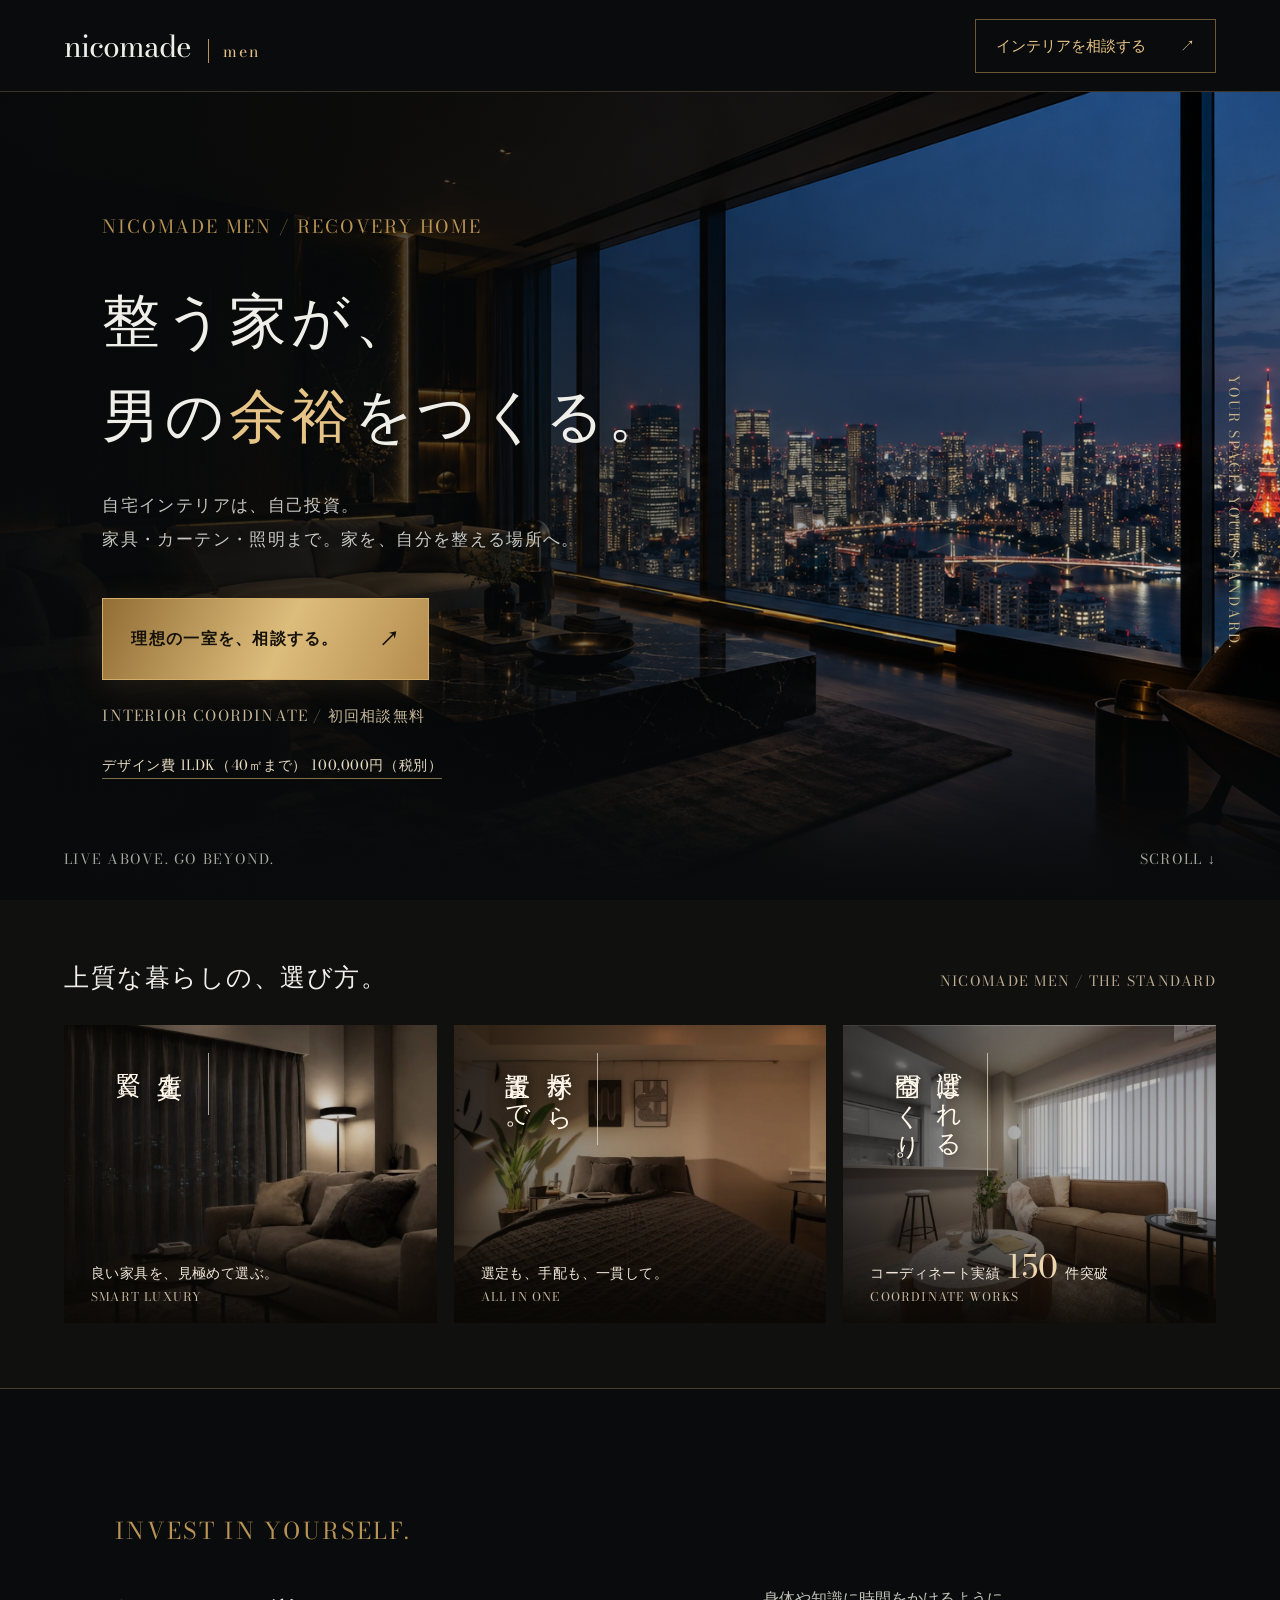
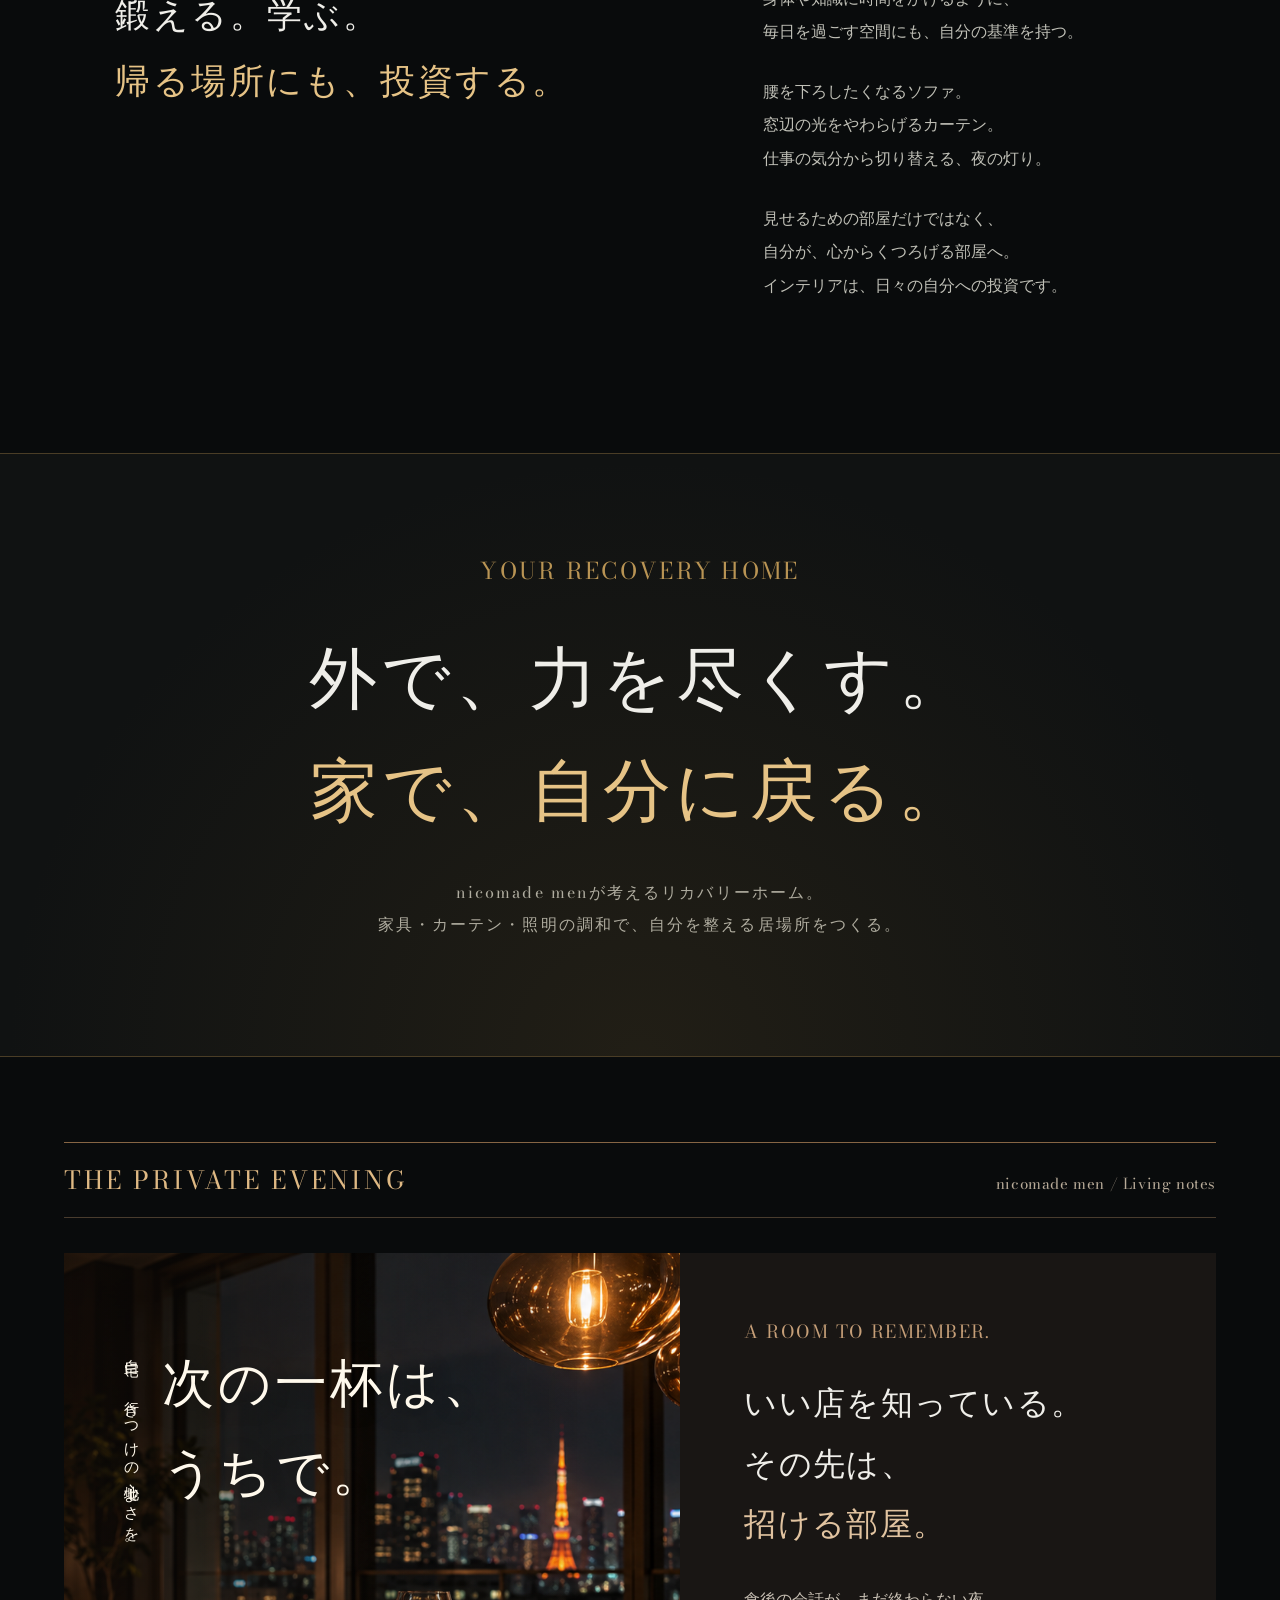
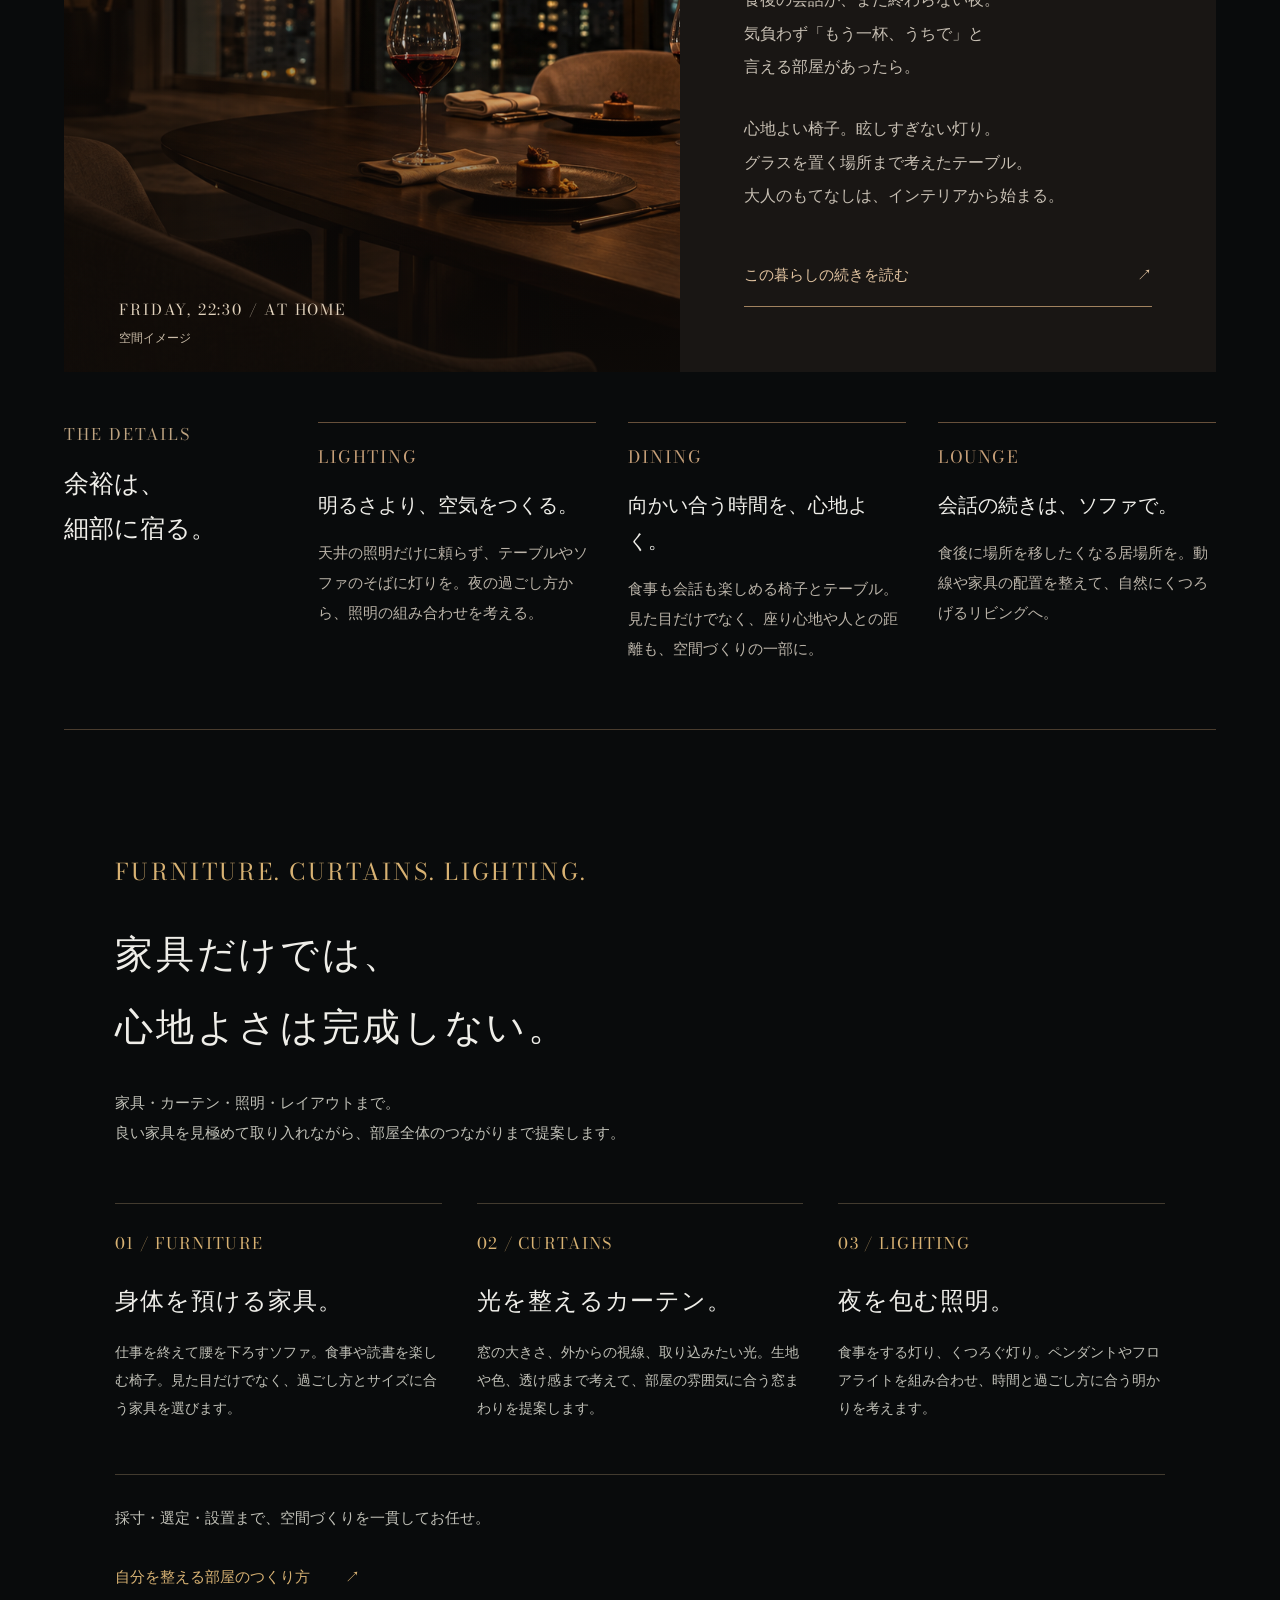
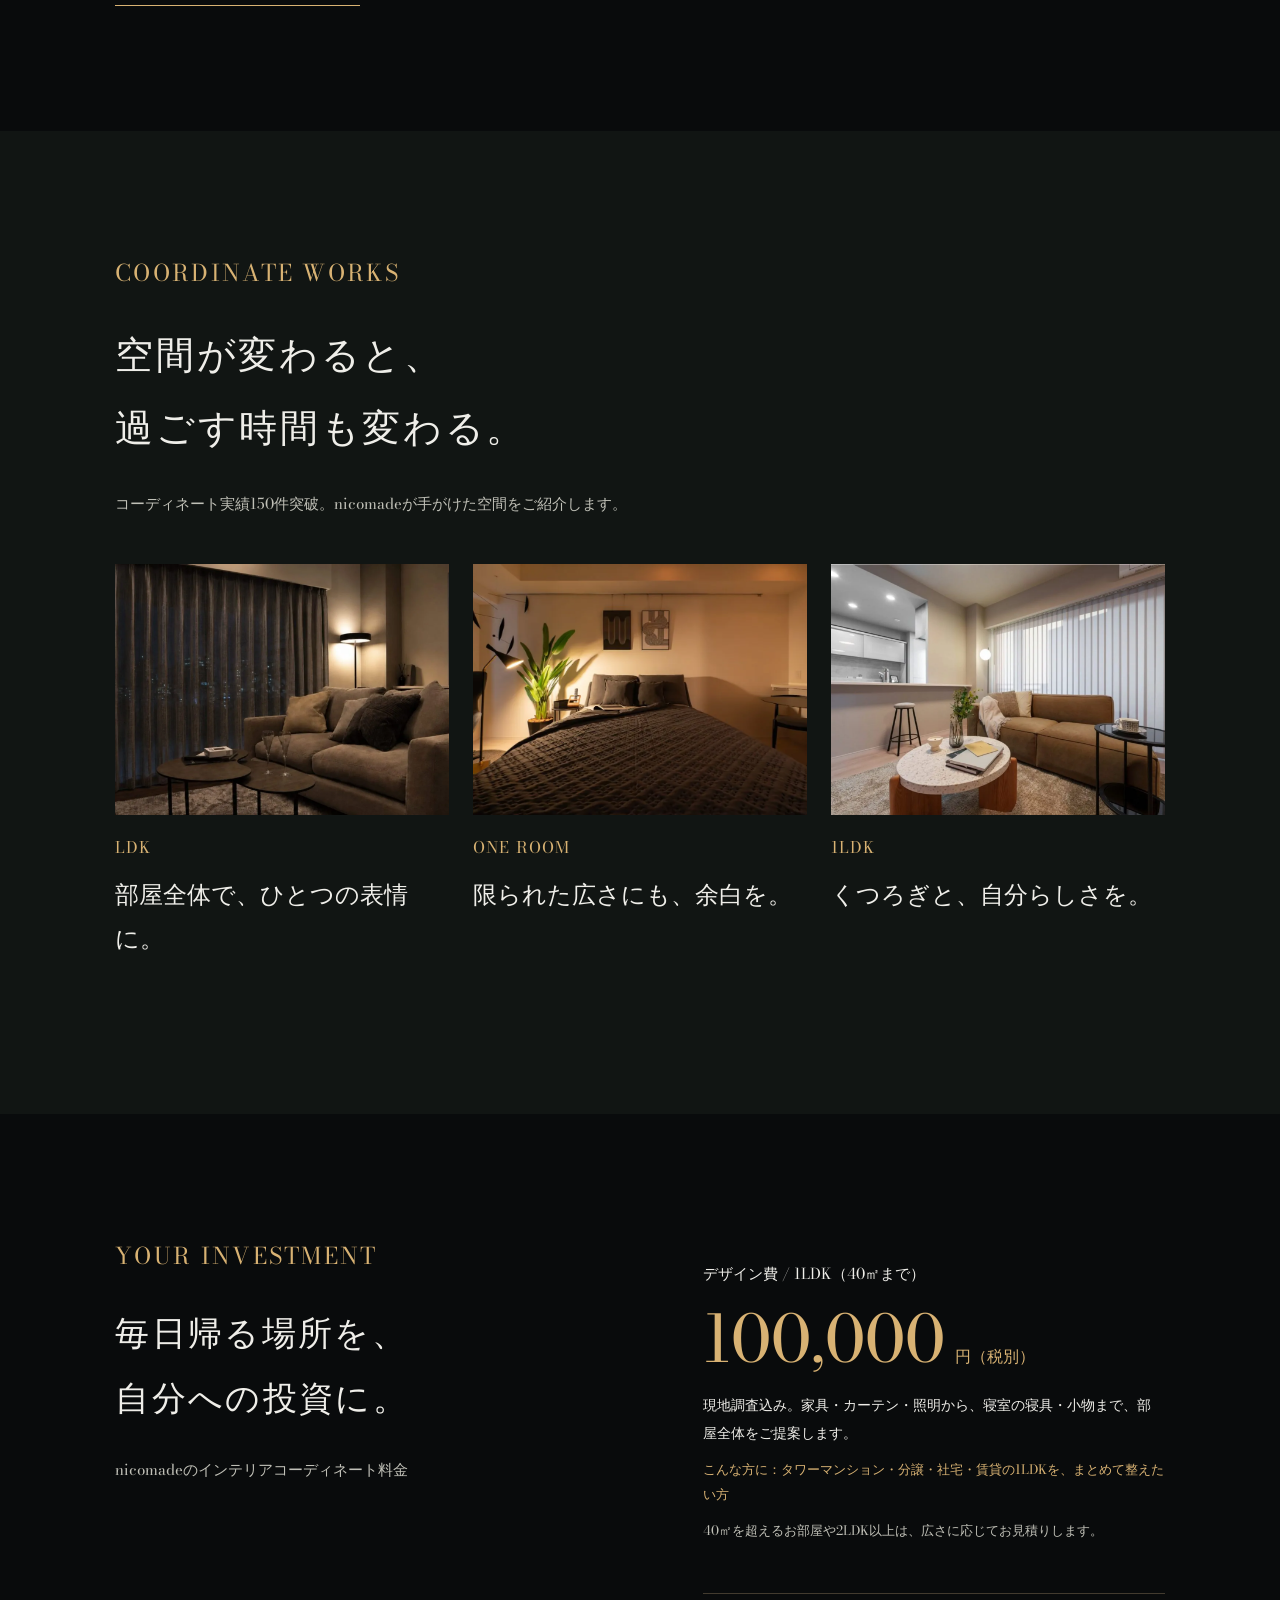
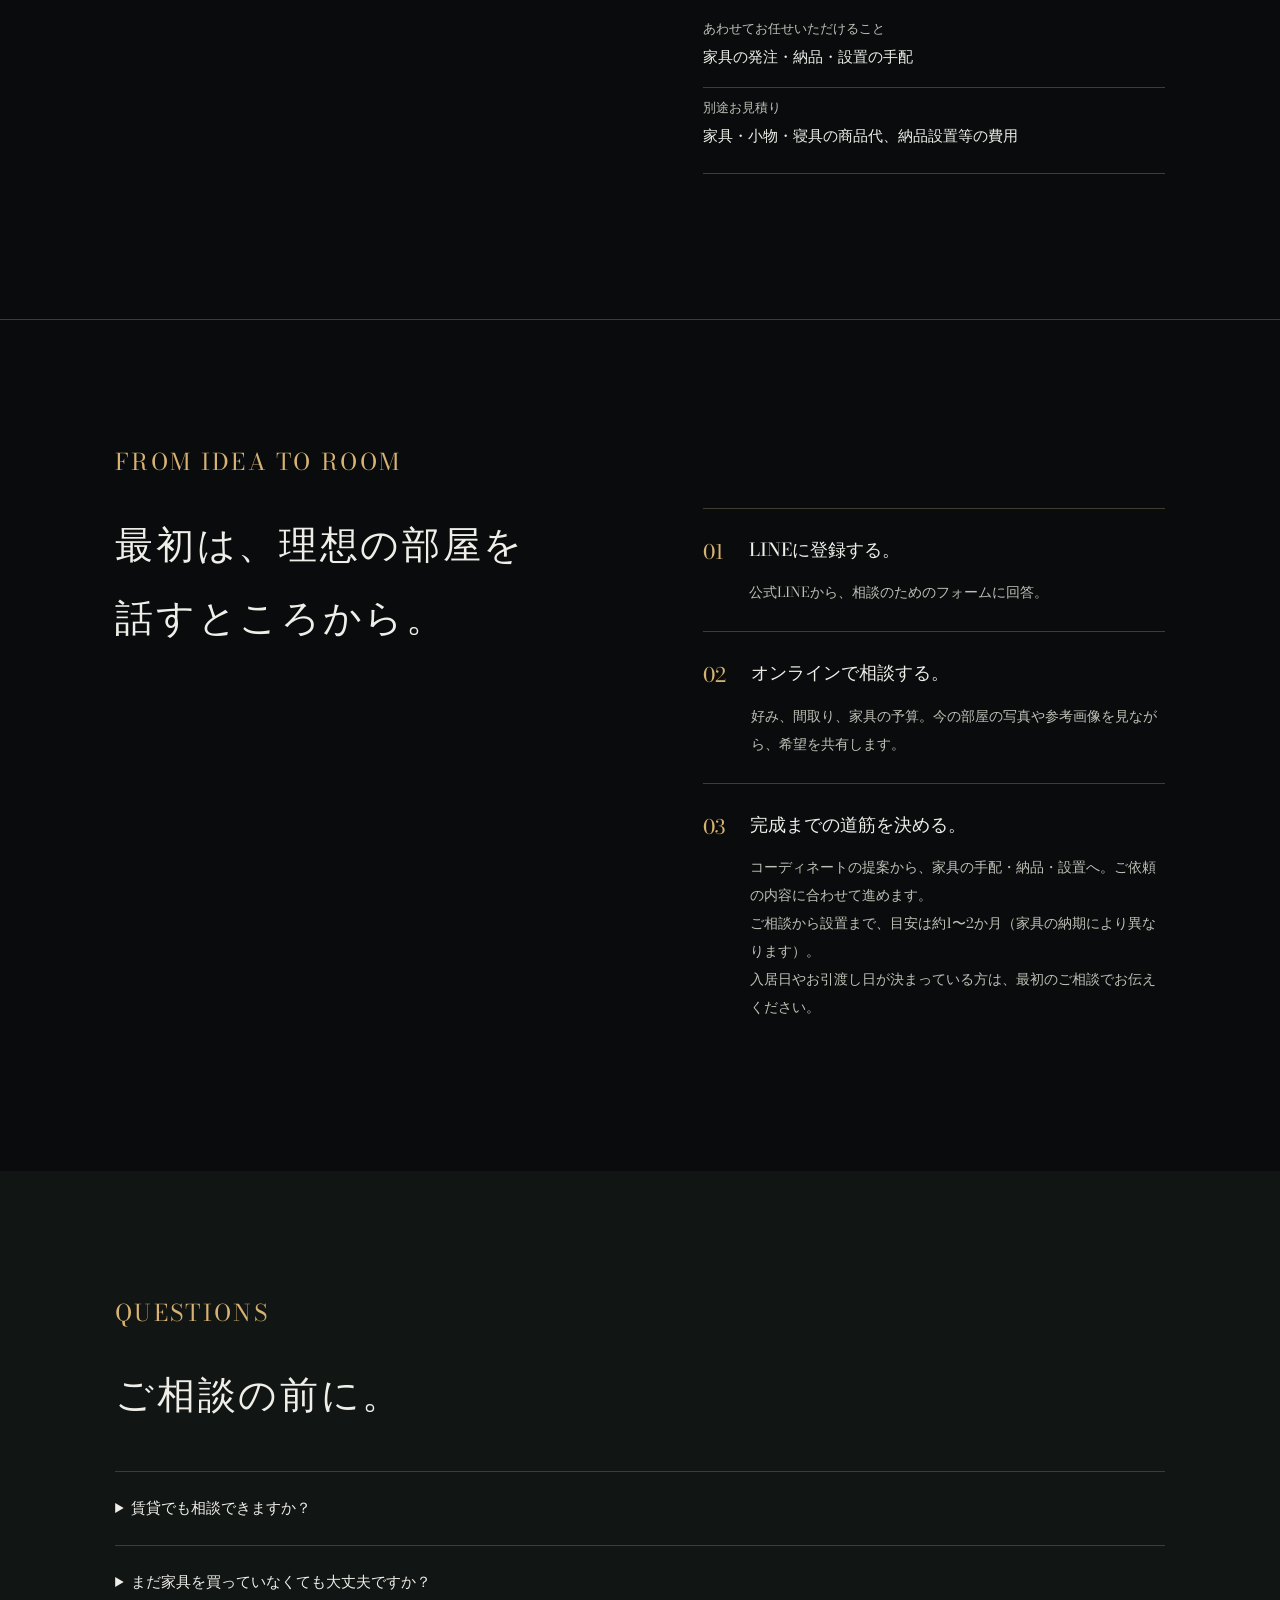
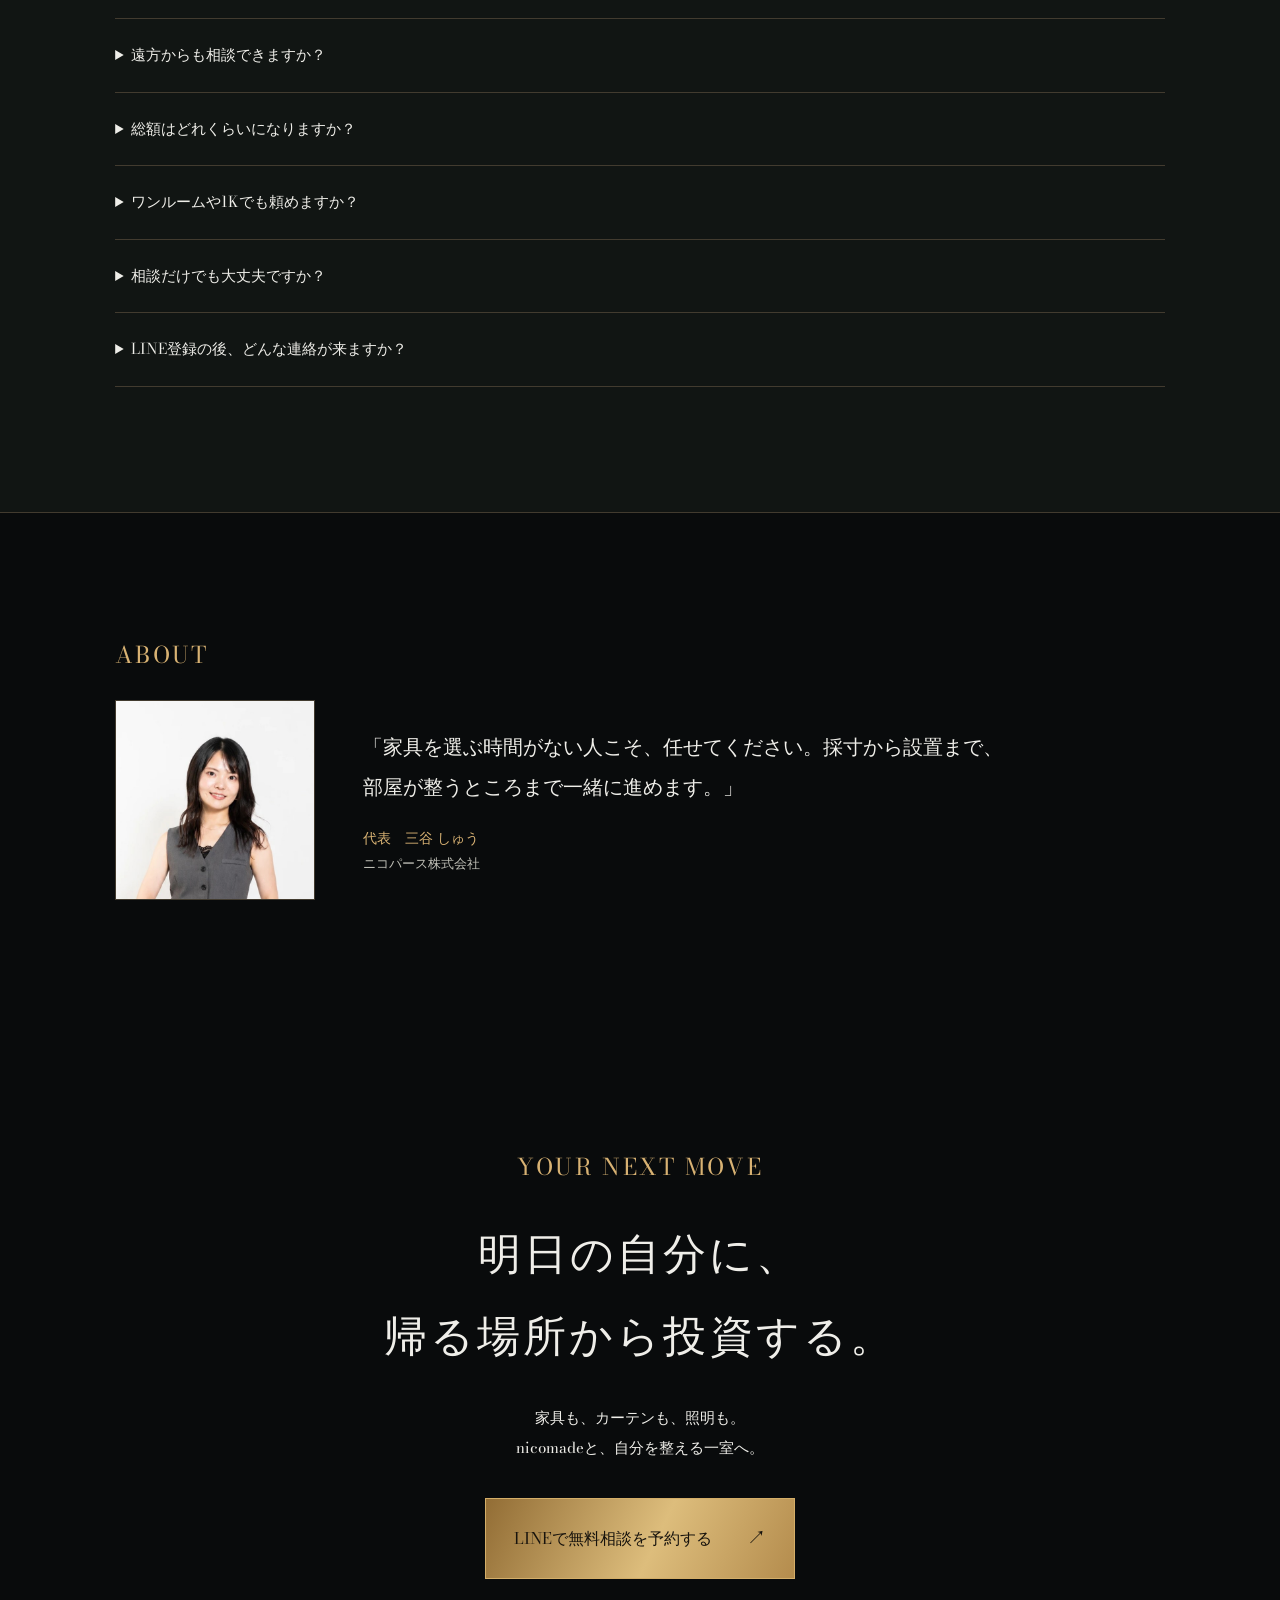
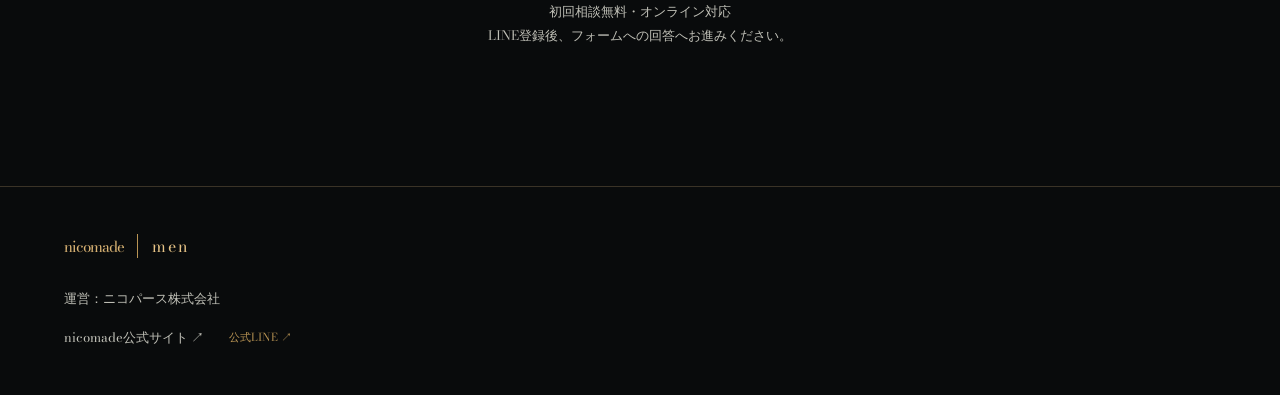
<file: tower.html>
<!doctype html><html lang="ja"><head><meta charset="utf-8"><meta name="viewport" content="width=device-width,initial-scale=1"><title>nicomade men</title><link rel="canonical" href="./"><meta http-equiv="refresh" content="0; url=./"><script>location.replace("./"+location.hash)</script></head><body><a href="./">nicomade men へ</a></body></html>
</file>
<file: tower.css>
:root{--black:#090b0c;--gold:#b99454;--bright:#e6c386;--white:#efeee9;--line:#30302c}*{box-sizing:border-box}html{scroll-behavior:smooth;scroll-padding-top:50px}body{margin:0;background:var(--black);color:var(--white);font-family:'Bodoni Moda','Yu Gothic',sans-serif;-webkit-font-smoothing:antialiased}a{color:inherit;text-decoration:none}button{font:inherit;cursor:pointer}header{height:92px;padding:0 5%;display:flex;justify-content:space-between;align-items:center;border-bottom:1px solid #3d3527;background:#090b0c}.brand{font-family:'Bodoni Moda',Georgia,serif;font-size:30px;letter-spacing:-1px}.brand>span{font-size:16px;letter-spacing:2px;border-left:1px solid var(--gold);padding-left:14px;margin-left:10px;color:var(--bright)}.edition{font-size:9px;letter-spacing:2px;color:#adaca3;margin-left:auto;margin-right:45px}.contact{font-size:11px;border:1px solid #6c5837;padding:14px 20px;color:var(--bright)}.contact span{margin-left:30px}.hero{height:calc(100svh - 92px);min-height:710px;max-height:1000px;position:relative;display:flex;align-items:center}.hero>img,.scrim{position:absolute;inset:0;width:100%;height:100%;object-fit:cover}.hero>img{object-position:65% center}.scrim{background:linear-gradient(90deg,#080a0bee 0%,#080a0bbd 30%,#080a0b42 67%,#080a0b15),linear-gradient(0deg,#090b0c,transparent 30%)}.hero-content{position:relative;padding:45px 8%;width:100%}.label{font-family:'Bodoni Moda',Arial,sans-serif;font-size:9px;letter-spacing:3px;color:var(--gold);font-weight:600;margin:0 0 33px}.hero h1{font-family:'Bodoni Moda','Yu Mincho',serif;font-weight:400;font-size:clamp(40px,4.5vw,70px);letter-spacing:.08em;line-height:1.65;margin:0 0 25px}.hero h1 span,h2 span{color:var(--bright)}.sub{font-size:13px;color:#c8c8c3;line-height:2.3;letter-spacing:.08em}.gold-button{display:inline-flex;justify-content:space-between;align-items:center;gap:40px;min-width:290px;padding:23px 28px;border:1px solid #d4ae68;background:linear-gradient(115deg,#926d35,#ddbd7c 55%,#b48c4d);box-shadow:0 4px 30px #ae85452b;color:#15110b;font-size:12px;font-weight:600;letter-spacing:.08em;margin-top:25px}.gold-button:hover{filter:brightness(1.12)}.gold-button span{font-size:20px}.hero-foot{position:absolute;bottom:30px;left:5%;right:5%;display:flex;justify-content:space-between;font-size:8px;letter-spacing:2px;color:#a8a79f}.vertical{position:absolute;right:35px;top:35%;writing-mode:vertical-rl;color:#c9b283;font-size:8px;letter-spacing:3px}.section{padding:125px 9%}h2{font-family:'Bodoni Moda','Yu Mincho',serif;font-weight:400;font-size:clamp(28px,3vw,44px);line-height:1.9;letter-spacing:.07em;margin:0}.concept-grid{display:grid;grid-template-columns:1.3fr 1fr;gap:12%}.concept-grid h2{font-size:35px}.concept-grid>div{font-size:13px;line-height:2.4;color:#aaa9a1}.concept-grid p{margin:0 0 26px}.manifesto{text-align:center;padding:100px 20px;background:radial-gradient(ellipse at 50% 100%,#51402044,transparent 70%),#101212;border-top:1px solid #4a3d26;border-bottom:1px solid #4a3d26}.manifesto h2{font-size:clamp(38px,5.3vw,78px);line-height:1.65}.manifesto>p:last-child{font-size:12px;color:#afac9f;letter-spacing:.13em;margin-top:30px}.returns-title{display:flex;justify-content:space-between;align-items:flex-start;margin-bottom:65px}.returns-title h2{font-size:35px}.returns-title .label{padding-top:20px}.return-list article{display:grid;grid-template-columns:1fr 2.1fr .8fr;align-items:start;border-top:1px solid var(--line);padding:38px 0;gap:25px}.return-list article:last-child{border-bottom:1px solid var(--line)}.return-list article>span{font-size:10px;letter-spacing:2px;color:var(--gold);padding-top:10px}.return-list h3{font-family:'Bodoni Moda','Yu Mincho',serif;font-weight:400;font-size:27px;margin:0 0 16px;letter-spacing:.07em}.return-list p{font-size:12px;line-height:2.3;color:#a4a69e;margin:0}.return-list b{font-family:'Bodoni Moda',Georgia,serif;font-size:42px;letter-spacing:-2px;font-weight:400;color:#6b5a39;text-align:right;padding-top:4px}.residence{position:relative;min-height:610px;display:flex;align-items:center;overflow:hidden}.residence img{position:absolute;inset:0;width:100%;height:100%;object-fit:cover;object-position:right center}.residence:after{content:'';position:absolute;inset:0;background:linear-gradient(90deg,#090b0cdd,#090b0c44 70%)}.residence>div{z-index:1;position:relative;padding:80px 9%}.residence h2{font-size:42px}.residence p:last-child{font-size:12px;line-height:2.4;color:#ceccc4;margin-top:25px}.consult{display:grid;grid-template-columns:1fr 1fr;gap:13%;background:radial-gradient(ellipse at left bottom,#48351933,transparent 70%)}.consult h2{font-size:37px}.consult>div>p:last-child{font-size:12px;color:#a9a89d;line-height:2.2;margin-top:25px}.consult-form{padding-top:15px}.choice-heading{display:flex;justify-content:space-between;font-size:12px;margin:0 0 20px}.choice-heading small{font-size:9px;color:#99998e}.choices{display:grid;grid-template-columns:1fr 1fr;gap:10px}.choices button{background:#111414;color:#cccac1;border:1px solid #4b4639;padding:17px 10px;font-size:11px}.choices button[aria-pressed=true]{border-color:var(--gold);color:var(--bright);background:#30271a}.consult .gold-button{width:100%}.fine{font-size:9px!important;line-height:1.9;color:#929184!important}#note-panel{background:#1d201d;padding:20px;margin-top:25px}#note-panel label{font-size:11px;display:block;margin-bottom:10px}textarea{width:100%;font:12px/1.8 sans-serif;padding:12px;resize:vertical}#copy-note{padding:10px 15px;margin-top:10px;background:transparent;border:1px solid var(--gold);color:var(--bright);font-size:11px}#copy-status{font-size:11px}footer{padding:45px 5%;border-top:1px solid #3a3327}footer>div{display:flex;justify-content:space-between;align-items:center}footer>div>a:last-child{font-size:11px;color:var(--gold)}footer>p{color:#86877d;font-size:9px;line-height:1.9;margin:25px 0 0}a:focus-visible,button:focus-visible{outline:2px solid var(--bright);outline-offset:5px}@media(max-width:760px){header{height:76px;padding:0 6%}.brand{font-size:25px}.brand>span{font-size:13px;padding-left:9px;margin-left:7px}.edition{display:none}.contact{font-size:10px;padding:10px 12px}.contact span{margin-left:10px}.hero{height:calc(95svh - 76px);min-height:650px}.hero-content{padding:45px 7%}.hero h1{font-size:35px;letter-spacing:.04em}.hero .label{font-size:8px;letter-spacing:2px}.sub{font-size:11px}.vertical{display:none}.hero-foot{font-size:7px;letter-spacing:1px}.hero>img{object-position:65% center}.scrim{background:linear-gradient(90deg,#090b0cd9,#090b0c5c),linear-gradient(0deg,#090b0c,transparent 40%)}.section{padding:75px 7%}.concept-grid{display:block}.concept-grid h2{font-size:27px}.concept-grid>div{font-size:12px;margin-top:30px}.manifesto{padding:65px 7%}.manifesto>p:last-child{font-size:10px}.returns-title{display:block;margin-bottom:35px}.returns-title h2{font-size:29px}.returns-title .label{padding:0;margin-bottom:25px}.return-list article{grid-template-columns:1fr 1fr;gap:18px;padding:28px 0}.return-list article>div{grid-column:1/-1;grid-row:2}.return-list article>b{grid-column:2;grid-row:1;font-size:24px;padding:0}.return-list article>span{font-size:8px;padding-top:5px}.return-list h3{font-size:24px}.return-list p{font-size:11px}.residence{min-height:510px}.residence>div{padding:60px 7%}.residence h2{font-size:34px}.residence img{object-position:70% center}.consult{display:block}.consult h2{font-size:32px}.consult-form{margin-top:35px}.gold-button{min-width:270px}.choices button{font-size:10px}footer>div>a:last-child{font-size:9px}footer>p{font-size:8px}}@media(prefers-reduced-motion:reduce){html{scroll-behavior:auto}}
</file>
<file: typography.css>
@font-face{font-family:'Bodoni Moda';font-style:normal;font-weight:400;font-display:swap;src:url('assets/fonts/bodoni-moda-regular.ttf') format('truetype');unicode-range:U+0000-024F,U+1E00-1EFF,U+2000-206F}
@font-face{font-family:'Bodoni Moda';font-style:normal;font-weight:500;font-display:swap;src:url('assets/fonts/bodoni-moda-medium.ttf') format('truetype');unicode-range:U+0000-024F,U+1E00-1EFF,U+2000-206F}
.eyebrow{font-size:16px;font-weight:400;letter-spacing:.13em;line-height:1.5}
.value-grid .eyebrow{font-size:13px;letter-spacing:.08em}
.hero-copy .eyebrow{font-size:15px;letter-spacing:.14em}
.hero-bottom{font-size:12px;letter-spacing:.12em}
.statement>p{font-size:15px;letter-spacing:.15em}
.story-photo span{font-size:12px;letter-spacing:.13em}
footer>span{font-size:11px;letter-spacing:.08em}
.label{font-size:20px;font-weight:400;letter-spacing:.14em;line-height:1.45}
.hero-content .label{font-size:16px;letter-spacing:.13em}
.edition{font-size:12px;letter-spacing:.12em}
.hero-foot{font-size:12px;letter-spacing:.13em}
.vertical{font-size:12px;letter-spacing:.14em}
.return-list article>span{font-size:14px;letter-spacing:.1em}
.return-list b{letter-spacing:-.02em}
@media(max-width:760px){.hero-copy .eyebrow{font-size:12px;letter-spacing:.09em}.eyebrow{font-size:14px}.value-grid .eyebrow{font-size:12px}.hero-bottom{font-size:9px;letter-spacing:.07em}.hero-bottom>span{max-width:175px}.statement>p{font-size:12px;letter-spacing:.12em}.story-photo span{font-size:10px}.hero-content .label{font-size:12px;letter-spacing:.1em}.label{font-size:18px;letter-spacing:.12em}.hero-foot{font-size:10px;letter-spacing:.08em}.return-list article>span{font-size:12px;letter-spacing:.07em}.tower-switch{font-size:10px!important;letter-spacing:.03em!important}footer>span{font-size:9px}}
</file>
<file: interior.css>
body{--interior-accent:#536558;--interior-line:#bbc2b8;--interior-soft:#e8eae3;--interior-copy:#68716a;--interior-button:#162730;--interior-button-text:#fff}.tower-page{--interior-accent:#d8b273;--interior-line:#423b2f;--interior-soft:#111513;--interior-copy:#aba99d;--interior-button:#d5b16f;--interior-button-text:#17130d}.interior-label{font-family:'Bodoni Moda',serif;font-size:19px;line-height:1.5;letter-spacing:.12em;font-weight:400;color:var(--interior-accent);margin:0 0 28px}.interior-description{font-size:13px;line-height:2.2;color:var(--interior-copy);margin:25px 0 0}.hero-service-note{font-family:'Bodoni Moda','Yu Gothic',sans-serif;font-size:12px;letter-spacing:.08em;color:#c6b697;margin-top:22px}.service-grid{display:grid;grid-template-columns:repeat(3,1fr);gap:35px;margin-top:55px}.service-grid article{padding-top:27px;border-top:1px solid var(--interior-line)}.service-grid article>span{font-family:'Bodoni Moda',serif;color:var(--interior-accent);font-size:14px;letter-spacing:.08em}.service-grid h3{font-family:'Yu Mincho',serif;font-size:23px;line-height:1.7;font-weight:400;letter-spacing:.04em;margin:23px 0 15px}.service-grid p{font-size:12px;line-height:2.3;color:var(--interior-copy)}.interior-cases{background:var(--interior-soft)}.case-grid{display:grid;grid-template-columns:repeat(3,1fr);gap:24px;margin-top:45px}.case-grid figure{margin:0}.case-grid img{width:100%;aspect-ratio:4/3;object-fit:cover;display:block}.case-grid figcaption{padding:20px 0}.case-grid figcaption>span{font-family:'Bodoni Moda',serif;font-size:13px;letter-spacing:.07em;color:var(--interior-accent)}.case-grid h3{font-family:'Yu Mincho',serif;font-weight:400;font-size:18px;line-height:1.9;margin:14px 0 8px}.case-grid figcaption p{font-size:11px;color:var(--interior-copy)}.interior-text-link{display:inline-block;border-bottom:1px solid var(--interior-accent);padding:12px 0;font-size:12px;margin-top:15px}.interior-plan{display:grid;grid-template-columns:1fr 1fr;gap:12%;border-bottom:1px solid var(--interior-line)}.interior-plan h2{font-size:34px}.plan-details{padding-top:15px}.plan-caption{font-size:12px;margin:0 0 10px}.plan-price{font-family:'Bodoni Moda',serif;color:var(--interior-accent);font-size:65px;line-height:1.25;margin:0 0 27px}.plan-price>span{font-family:'Yu Gothic',sans-serif;font-size:13px;margin-left:10px}.plan-details>p:not(.plan-price):not(.plan-caption):not(.interior-fine){font-size:12px;line-height:2.3}.plan-breakdown{border-top:1px solid var(--interior-line);border-bottom:1px solid var(--interior-line);margin:28px 0 20px;padding:8px 0}.plan-breakdown p{display:flex;justify-content:space-between;gap:20px;font-size:11px;line-height:1.9}.interior-fine{font-size:10px;line-height:2;color:var(--interior-copy)}.interior-flow{display:grid;grid-template-columns:1fr 1fr;gap:0 12%}.interior-flow>.interior-label{grid-column:1/-1}.interior-flow ol{list-style:none;padding:0;margin:0}.interior-flow li{display:flex;gap:25px;border-top:1px solid var(--interior-line);padding:25px 0}.interior-flow li>span{font-family:'Bodoni Moda',serif;color:var(--interior-accent);font-size:20px;padding-top:2px}.interior-flow h3{font-weight:500;font-size:15px;margin:0 0 12px}.interior-flow li p{font-size:12px;line-height:2;color:var(--interior-copy);margin:0}.interior-faq{background:var(--interior-soft)}.interior-faq h2{margin-bottom:40px}.interior-faq details{border-top:1px solid var(--interior-line);padding:22px 0}.interior-faq details:last-child{border-bottom:1px solid var(--interior-line)}.interior-faq summary{cursor:pointer;font-size:14px;line-height:1.9}.interior-faq details p{font-size:12px;line-height:2.2;color:var(--interior-copy);max-width:800px;margin:20px 0 0}.interior-consult{text-align:center}.interior-consult h2{font-size:43px}.interior-consult>p:not(.interior-label):not(.interior-fine){font-size:13px;line-height:2.2;margin:27px 0 0}.interior-cta{display:inline-flex;align-items:center;justify-content:space-between;gap:35px;background:var(--interior-button);color:var(--interior-button-text);padding:23px 28px;margin-top:35px;min-width:310px;font-size:13px}.tower-page .interior-cta{background:linear-gradient(115deg,#926d35,#ddbd7c 55%,#b48c4d);border:1px solid #d4ae68}.interior-cta>span{font-size:19px}.interior-consult .interior-fine{margin-top:20px}.interior-footer-top{display:flex;align-items:center;justify-content:space-between;width:100%}.interior-footer-top>a:last-child{font-size:12px;color:var(--interior-accent)}footer .interior-footer-note{font-size:10px;line-height:1.9;color:var(--interior-copy);margin:25px 0 0;max-width:950px}footer .interior-footer-links{display:flex;justify-content:flex-start;gap:25px;width:100%;margin-top:15px;font-size:11px;color:var(--interior-copy)}body:not(.tower-page) footer{display:block}
@media(max-width:760px){.interior-label{font-size:17px;margin-bottom:23px}.hero-service-note{font-size:10px;line-height:1.9}.hero-content .label{max-width:290px;line-height:1.7}.service-grid{grid-template-columns:1fr;gap:12px;margin-top:35px}.service-grid article{padding-top:22px}.service-grid h3{font-size:23px;margin-top:15px}.case-grid{grid-template-columns:1fr;gap:25px;margin-top:35px}.case-grid figcaption{padding:17px 0 0}.case-grid h3{font-size:22px;margin-top:10px}.case-grid figcaption p{margin-bottom:0}.interior-plan{grid-template-columns:1fr;gap:35px}.interior-plan h2{font-size:28px}.plan-price{font-size:58px}.plan-price>span{font-size:12px;margin-left:6px}.plan-breakdown p{font-size:10px}.interior-flow{display:block}.interior-flow ol{margin-top:35px}.interior-flow h2{font-size:28px}.interior-flow li{gap:20px}.interior-faq summary{font-size:13px;padding-right:10px}.interior-consult h2{font-size:33px}.interior-cta{min-width:0;width:100%;max-width:350px;padding:22px;font-size:12px;gap:15px}.interior-footer-top>a:last-child{font-size:10px}footer .interior-footer-note{font-size:9px}footer .interior-footer-links{font-size:10px}.concept-grid h2{font-size:26px}.manifesto>p:last-child{line-height:2}}

/* Readable type scale for the tower edition. */
.tower-page{--interior-copy:#c0c0b7;font-size:16px}
.tower-page .edition{font-size:14px;letter-spacing:.09em}
.tower-page .contact{font-size:15px;line-height:1.6}
.tower-page .hero-content .label{font-size:18px;letter-spacing:.1em}
.tower-page .sub{font-size:17px;line-height:2}
.tower-page .hero-service-note{font-size:15px;line-height:1.8}
.tower-page .gold-button,.tower-page .interior-cta{font-size:16px;line-height:1.7}
.tower-page .hero-foot{font-size:14px;letter-spacing:.09em}
.tower-page .vertical{font-size:14px}
.tower-page .label,.tower-page .interior-label{font-size:23px;line-height:1.5;letter-spacing:.1em}
.tower-page .concept-grid>div{font-size:16px;line-height:2.1;color:#c0c0b7}
.tower-page .manifesto>p:last-child{font-size:16px;line-height:2}
.tower-page .service-grid article>span,.tower-page .case-grid figcaption>span{font-size:16px;line-height:1.6}
.tower-page .service-grid p,.tower-page .interior-description,.tower-page .interior-flow li p,.tower-page .interior-faq details p,.tower-page .interior-consult>p:not(.interior-label):not(.interior-fine),.tower-page .plan-details>p:not(.plan-price):not(.plan-caption):not(.interior-fine){font-size:16px;line-height:2}
.tower-page .service-grid h3,.tower-page .case-grid h3{font-size:24px;line-height:1.8}
.tower-page .case-grid figcaption p,.tower-page .plan-caption{font-size:15px;line-height:1.9}
.tower-page .plan-price>span{font-size:16px}
.tower-page .plan-breakdown p{font-size:15px;line-height:1.9}
.tower-page .interior-fine{font-size:14px;line-height:1.9}
.tower-page .interior-flow h3{font-size:18px;line-height:1.8}
.tower-page .interior-faq summary{font-size:17px;line-height:1.9}
.tower-page .interior-text-link,.tower-page .interior-footer-top>a:last-child{font-size:15px;line-height:1.8}
.tower-page footer .interior-footer-note,.tower-page footer .interior-footer-links{font-size:13px;line-height:1.9}
@media(max-width:760px){.tower-page header{height:auto;min-height:82px;gap:15px;padding-top:15px;padding-bottom:15px}.tower-page .contact{font-size:13px;padding:10px 12px}.tower-page .contact span{margin-left:8px}.tower-page .hero{height:auto;min-height:750px}.tower-page .hero-content{padding-top:65px;padding-bottom:100px}.tower-page .hero h1{font-size:clamp(30px,8.5vw,36px);line-height:1.7}.tower-page .hero-content .label{font-size:15px;max-width:100%;line-height:1.7}.tower-page .sub{font-size:16px;line-height:2}.tower-page .hero-service-note{font-size:14px}.tower-page .gold-button,.tower-page .interior-cta{font-size:16px;padding:21px 22px;gap:20px;min-width:0;max-width:100%}.tower-page .hero-foot{font-size:12px;letter-spacing:.04em}.tower-page .label,.tower-page .interior-label{font-size:20px}.tower-page .manifesto>p:last-child{font-size:15px;letter-spacing:.05em}.tower-page .concept-grid>div{font-size:16px}.tower-page .service-grid article>span,.tower-page .case-grid figcaption>span{font-size:15px}.tower-page .case-grid figcaption p{font-size:14px}.tower-page .plan-price{font-size:54px}.tower-page .plan-price>span{font-size:14px;margin-left:7px}.tower-page .plan-breakdown p{font-size:14px;gap:10px;flex-wrap:wrap}.tower-page .interior-fine{font-size:14px}.tower-page .interior-faq summary{font-size:16px}.tower-page .interior-footer-top>a:last-child{font-size:14px}.tower-page footer .interior-footer-note,.tower-page footer .interior-footer-links{font-size:13px}.tower-page .interior-footer-top{gap:20px;flex-wrap:wrap}}
@media(max-width:760px){.tower-page header .brand{white-space:nowrap;flex-shrink:0;font-size:23px}.tower-page header .brand>span{font-size:12px;margin-left:6px;padding-left:7px}.tower-page .contact{display:inline-flex;align-items:center;gap:10px;white-space:nowrap;font-size:12px;padding:12px 10px}.tower-page .contact span{margin-left:0}}
/* Evening-at-home editorial feature. */
.tower-page .night-editorial{margin:0 5%;padding:85px 0 65px;border-bottom:1px solid #493c2e}
.night-masthead{display:flex;justify-content:space-between;align-items:baseline;gap:25px;border-top:1px solid #866544;border-bottom:1px solid #493c2e;padding:18px 0;margin-bottom:35px}
.night-masthead p{font-family:'Bodoni Moda',serif;font-size:25px;letter-spacing:.12em;color:#dfb984;margin:0}.night-masthead>span{font-family:'Bodoni Moda',serif;font-size:15px;color:#b7aa98;letter-spacing:.04em}
.night-feature{display:grid;grid-template-columns:1.15fr 1fr;gap:0;background:#191614}
.night-photo{position:relative;min-height:650px;overflow:hidden}.night-photo>img{position:absolute;width:100%;height:100%;object-fit:cover;object-position:60% center}.night-photo-shade{position:absolute;inset:0;background:linear-gradient(90deg,#100c09a8,transparent 85%),linear-gradient(0deg,#100c09c9,transparent 45%)}
.night-cover-copy{position:absolute;left:9%;top:12%;right:7%;color:#fff9ec}.night-cover-copy>span{display:inline-block;writing-mode:vertical-rl;position:absolute;left:0;top:8px;font-size:15px;letter-spacing:.18em;line-height:1.7}.night-cover-copy h2{padding-left:43px;font-family:'Yu Mincho',serif;font-size:clamp(36px,4.1vw,62px);font-weight:400;letter-spacing:.07em;line-height:1.7;text-shadow:0 2px 25px #0005}
.night-photo-caption{position:absolute;bottom:25px;left:9%;color:#e2d3bd;font-family:'Bodoni Moda',serif;font-size:15px;letter-spacing:.12em;margin:0}
.night-story{padding:65px 12%}.night-story .interior-label{font-size:18px;letter-spacing:.08em;color:#c69f78}.night-story h2{font-family:'Yu Mincho',serif;font-size:32px;line-height:1.9;font-weight:400;letter-spacing:.04em}.night-story h2 span{color:#e1c3a0}.night-story>p:not(.interior-label){font-size:16px;color:#c7bfb3;line-height:2.1;margin:28px 0}.night-link{display:flex;justify-content:space-between;align-items:center;gap:20px;padding:18px 0;border-bottom:1px solid #a1825f;font-size:15px;color:#e1c3a0;margin-top:30px;line-height:1.8}
.night-design-notes{display:grid;grid-template-columns:.8fr 1fr 1fr 1fr;gap:32px;margin-top:50px}.night-note-heading>p{font-family:'Bodoni Moda',serif;font-size:16px;letter-spacing:.12em;color:#bfa481;margin:0 0 15px}.night-note-heading h3{font-family:'Yu Mincho',serif;font-size:25px;line-height:1.8;font-weight:400;margin:0}.night-design-notes article{border-top:1px solid #67503b;padding-top:21px}.night-design-notes article>span{font-family:'Bodoni Moda',serif;font-size:17px;color:#c69f78;letter-spacing:.09em}.night-design-notes h4{font-family:'Yu Mincho',serif;font-size:20px;font-weight:400;line-height:1.8;margin:17px 0 15px}.night-design-notes article p{font-size:15px;line-height:2;color:#bbb4a9;margin:0}.night-disclaimer{font-size:13px;line-height:1.9;color:#a69b8c;margin:35px 0 0}
@media(max-width:1050px){.night-story{padding:50px 9%}.night-story h2{font-size:28px}.night-feature{grid-template-columns:1fr 1fr}.night-design-notes{grid-template-columns:1fr 1fr;gap:35px}.night-photo{min-height:690px}}
@media(max-width:760px){.tower-page .night-editorial{margin:0 7%;padding:45px 0}.night-masthead{display:block;padding:16px 0;margin-bottom:25px}.night-masthead p{font-size:21px;letter-spacing:.07em}.night-masthead>span{display:block;font-size:14px;margin-top:8px}.night-feature{display:block}.night-photo{min-height:470px}.night-cover-copy{top:12%}.night-cover-copy>span{font-size:14px}.night-cover-copy h2{font-size:40px;padding-left:37px}.night-photo-caption{font-size:14px}.night-story{padding:35px 8% 40px}.night-story .interior-label{font-size:17px}.night-story h2{font-size:27px}.night-story>p:not(.interior-label){font-size:16px;line-height:2}.night-story>p:not(.interior-label) br{display:none}.night-link{font-size:15px;gap:10px}.night-design-notes{grid-template-columns:1fr;gap:28px;margin-top:35px}.night-note-heading h3 br{display:none}.night-design-notes h4{font-size:22px}.night-design-notes article p{font-size:16px}.night-disclaimer{font-size:13px}.night-note-heading>p{font-size:16px}}
@media(max-width:760px){.night-cover-copy h2{font-size:32px;letter-spacing:.04em}.night-story h2{font-size:24px;letter-spacing:.025em}}
.night-cover-copy>span{white-space:nowrap}
.recovery-delivery{padding-top:28px;border-top:1px solid var(--interior-line);margin-top:38px;max-width:900px}.tower-page .manifesto>p:last-child{max-width:760px;margin-left:auto;margin-right:auto}
.image-note{font-family:'Yu Gothic',sans-serif;font-size:12px;letter-spacing:0;display:block;margin-top:9px;color:#cabca8}.recovery-delivery{max-width:none;padding-bottom:0}.journal-inline{display:inline-flex;align-items:center;gap:35px;border-bottom:1px solid var(--interior-accent);padding:15px 0;margin-top:15px;font-size:15px;line-height:1.8;color:var(--interior-accent)}
.value-assurance{padding:45px 8%;display:grid;grid-template-columns:1fr 1.3fr 1fr;gap:35px;background:#e8eae3;border-top:1px solid #bbc2b8;border-bottom:1px solid #bbc2b8}.tower-page .value-assurance{background:#111310;border-color:#493f2d}.value-assurance>div{padding-right:30px;border-right:1px solid #bbc2b8}.tower-page .value-assurance>div{border-color:#493f2d}.value-assurance>div:last-child{border:0;padding-right:0}.value-en{font-family:'Bodoni Moda',serif;font-size:14px;line-height:1.6;letter-spacing:.08em;color:#536558}.tower-page .value-en{color:#d8b273}.value-assurance p{font-family:'Yu Mincho',serif;font-size:25px;line-height:1.8;letter-spacing:.03em;margin:16px 0 0}.value-assurance .value-record p{display:flex;align-items:baseline;flex-wrap:wrap;gap:0 10px;line-height:1.25}.record-label{display:block;width:100%;font-family:'Yu Gothic',sans-serif;font-size:14px;line-height:1.8;margin-bottom:9px}.value-record strong{font-family:'Bodoni Moda',serif;font-size:52px;font-weight:400;letter-spacing:-.025em;color:#536558}.tower-page .value-record strong{color:#e6c386}.record-unit{font-family:'Yu Gothic',sans-serif;font-size:18px;letter-spacing:.04em}@media(max-width:900px){.value-assurance{padding:35px 7%;gap:22px}.value-assurance>div{padding-right:20px}.value-assurance p{font-size:21px}.value-en{font-size:12px}.value-record strong{font-size:47px}}@media(max-width:600px){.value-assurance{grid-template-columns:1fr;padding:30px 7%;gap:0}.value-assurance>div,.value-assurance>div:last-child{padding:23px 0;border-right:0;border-bottom:1px solid #bbc2b8}.tower-page .value-assurance>div{border-right:0;border-bottom:1px solid #493f2d}.value-assurance>div:last-child,.tower-page .value-assurance>div:last-child{border:0}.value-assurance p{font-size:24px;line-height:1.65;margin-top:12px}.value-assurance p br{display:none}.value-en{font-size:14px}.record-label{font-size:15px}.value-record strong{font-size:54px}.record-unit{font-size:19px}}
/* Photographic stories with vertical editorial headlines. */
.tower-page .photo-assurance{display:block;padding:55px 5% 65px;background:#10100f;border-top:0;border-bottom:1px solid #493f2d}.tower-page .photo-assurance>div{padding:0;border:0}.photo-assurance .assurance-heading{display:flex;align-items:baseline;justify-content:space-between;gap:25px;margin-bottom:25px}.photo-assurance .assurance-heading>p{font-family:'Yu Mincho',serif;font-size:25px;font-weight:400;line-height:1.8;letter-spacing:.06em;margin:0}.assurance-heading>span{font-family:'Bodoni Moda',serif;font-size:14px;letter-spacing:.09em;color:#bfae94}.photo-assurance .assurance-stories{display:grid;grid-template-columns:repeat(3,1fr);gap:17px}.assurance-story{position:relative;aspect-ratio:1.25;min-height:295px;overflow:hidden;background:#241b15}.assurance-story>img{position:absolute;inset:0;width:100%;height:100%;object-fit:cover;filter:brightness(.82) saturate(.75);object-position:center}.assurance-story:nth-child(2)>img{object-position:60% center}.assurance-shade{position:absolute;inset:0;background:linear-gradient(90deg,#0a0805a3,transparent 65%),linear-gradient(0deg,#0a0805e6,transparent 42%)}.assurance-story h2{position:absolute;top:28px;left:27px;margin:0;padding-left:17px;padding-right:17px;border-right:1px solid #e7e0d2b3;writing-mode:vertical-rl;text-orientation:upright;font-family:'Yu Mincho',serif;font-size:25px;font-weight:400;line-height:1.65;letter-spacing:.08em;color:#fff7e9;white-space:nowrap;text-shadow:0 1px 12px #0a070866}.photo-assurance .assurance-story>p{position:absolute;left:27px;right:20px;bottom:37px;margin:0;font-family:'Yu Gothic',sans-serif;font-size:14px;line-height:1.8;letter-spacing:.03em;color:#f0e8da}.assurance-count{font-family:'Bodoni Moda',serif;font-size:32px;line-height:1;margin:0 7px;color:#ecd5af}.assurance-index{position:absolute;left:27px;bottom:17px;font-family:'Bodoni Moda',serif;font-size:12px;line-height:1.5;letter-spacing:.1em;color:#cabba4}@media(max-width:1000px){.assurance-story h2{font-size:22px;left:20px;top:23px;padding-left:10px;padding-right:13px}.assurance-story{min-height:295px}.photo-assurance .assurance-story>p{left:20px;font-size:13px;right:13px}.assurance-index{left:20px;font-size:11px}.assurance-count{font-size:28px;margin:0 5px}}@media(max-width:760px){.tower-page .photo-assurance{padding:40px 7%}.photo-assurance .assurance-heading{display:block;margin-bottom:23px}.photo-assurance .assurance-heading>p{font-size:24px}.assurance-heading>span{display:block;font-size:13px;line-height:1.8;margin-top:10px}.photo-assurance .assurance-stories{grid-template-columns:1fr;gap:20px}.assurance-story{aspect-ratio:1.35;min-height:265px}.assurance-story h2{font-size:24px;top:24px;left:22px;padding-left:10px;padding-right:15px}.photo-assurance .assurance-story>p{font-size:15px;left:24px;bottom:39px}.assurance-index{font-size:12px;left:24px;bottom:17px}.assurance-count{font-size:32px}}
.assurance-story{min-width:0;width:100%;max-width:100%}.photo-assurance .assurance-stories{min-width:0}
</file>
<file: motion.css>
@media(prefers-reduced-motion:no-preference){.gold-button,.interior-cta,.button{transition:transform .7s cubic-bezier(.18,.68,.22,1),box-shadow .7s ease,filter .7s ease}.gold-button>span,.interior-cta>span,.button>span,.night-link>span,.journal-inline>span{display:inline-block;transition:transform .7s cubic-bezier(.18,.68,.22,1)}@media(hover:hover) and (pointer:fine){.gold-button:hover,.interior-cta:hover,.button:hover{transform:translateY(-2px);box-shadow:0 12px 32px #b9945425}.gold-button:hover>span,.interior-cta:hover>span,.button:hover>span,.night-link:hover>span,.journal-inline:hover>span{transform:translate(4px,-2px)}}.journal-cover{overflow:hidden}}
@media(prefers-reduced-motion:reduce){html{scroll-behavior:auto}.gold-button,.interior-cta,.button,.night-link>span,.journal-inline>span{transition:none}}
.hero{overflow:hidden}
@media(prefers-reduced-motion:no-preference){.motion-pending{opacity:0;transform:translateY(20px)}.motion-photo-pending{transform:scale(1.025)}}
</file>
<file: v2.css>
/* v2 2026-10-19: ペルソナ指摘 N2〜N4 */
@media(min-width:761px){
.tower-page .interior-description,.tower-page .interior-consult>p:not(.interior-label):not(.interior-fine){font-size:15px}
.tower-page .service-grid p,.tower-page .interior-flow li p,.tower-page .interior-faq details p,.tower-page .plan-details>p:not(.plan-price):not(.plan-caption):not(.interior-fine){font-size:14px}
.tower-page .case-grid figcaption p,.tower-page .interior-fine{font-size:13px}
.tower-page .interior-faq summary{font-size:15px}
}
.tower-page .plan-breakdown p{display:block}
.tower-page .plan-breakdown p span{display:block}
.tower-page .plan-breakdown p span:first-child{color:var(--interior-copy);font-size:.85em;margin-bottom:2px}
.tower-page .plan-breakdown p+p{border-top:1px solid var(--interior-line);padding-top:8px;margin-top:8px}
.sticky-line{display:none}
@media(max-width:760px){
.sticky-line{display:flex;position:fixed;left:16px;right:16px;bottom:calc(14px + env(safe-area-inset-bottom));z-index:50;justify-content:space-between;align-items:center;padding:11px 20px;font-size:15px;color:#17130d;background:linear-gradient(115deg,#926d35,#ddbd7c 55%,#b48c4d);border:1px solid #d4ae68;box-shadow:0 8px 24px rgba(0,0,0,.45);transition:opacity .3s,transform .3s}
.sticky-line.is-hidden{opacity:0;transform:translateY(120%);pointer-events:none}
.tower-page footer{padding-bottom:96px}
}
/* J1 2026-10-19: 料金2段（フルデザイン80,000円〜／1部屋45,000円〜） */
.tower-page .plan-option{padding:6px 0 22px}
.tower-page .plan-option+.plan-option{border-top:1px solid var(--interior-line);padding-top:24px}
.tower-page .plan-option .plan-price{margin:0 0 12px}
.tower-page .plan-price-sub{font-size:42px}
.tower-page .plan-desc{font-size:14px;line-height:2;margin:0}
.tower-page .plan-featured .plan-caption{color:var(--interior-accent)}
@media(max-width:760px){.tower-page .plan-price-sub{font-size:38px}}
/* J5 2026-10-19: 代表ブロック（写真は仮枠） */
.owner-note{border-top:1px solid var(--interior-line)}
.owner-inner{display:grid;grid-template-columns:200px 1fr;gap:48px;align-items:center;max-width:900px}
.owner-photo{aspect-ratio:1/1;background:#1b1d1c;border:1px solid var(--interior-line);display:flex;align-items:center;justify-content:center;overflow:hidden}
.owner-photo img{width:100%;height:100%;object-fit:cover}
.owner-photo span{font-family:'Bodoni Moda',serif;color:var(--interior-copy);letter-spacing:.12em;font-size:13px}
.owner-quote{font-family:'Yu Mincho',serif;font-size:20px;line-height:2;margin:0 0 20px}
.owner-name{font-size:14px;margin:0;color:var(--interior-accent)}
.owner-name span{display:block;color:var(--interior-copy);font-size:13px;margin-top:4px}
@media(max-width:760px){.owner-inner{grid-template-columns:1fr;gap:24px}.owner-photo{max-width:160px}.owner-quote{font-size:17px}}
/* N5/N6 2026-10-19: 追従ボタンを細く、本文との重なりを減らす */
@media(max-width:760px){.tower-page main>section{scroll-margin-bottom:80px}.tower-page main>section:not(.hero){padding-bottom:88px}.tower-page .case-grid figcaption{padding-bottom:4px}}
/* J9 2026-10-19: こんな方に */
.tower-page .plan-for{font-size:13px;line-height:1.9;color:var(--interior-accent);margin:10px 0 0}
/* J11 2026-10-19: ヒーローに料金1行 */
.tower-page .hero-price{display:inline-block;margin-top:10px;font-size:14px;letter-spacing:.04em;color:#e8dcc4;border-bottom:1px solid rgba(216,178,115,.6);padding-bottom:2px}
@media(max-width:760px){.tower-page .hero-price{font-size:13px}}
/* J18 2026-10-20: 1LDK 100,000円 */
.tower-page .plan-note{margin-top:10px;font-size:13px;color:var(--interior-copy)}
</file>
<file: journal.css>
.journal-heading{max-width:1000px;margin:auto;padding:70px 6% 55px}.journal-back{font-size:14px;color:#bcb6aa;display:inline-block;margin-bottom:45px}.journal-heading h1{font-family:'Bodoni Moda','Yu Mincho',serif;font-size:clamp(30px,4vw,54px);font-weight:400;line-height:1.7;letter-spacing:.05em;margin:0 0 23px}.journal-subtitle{font-size:17px;line-height:2;color:#c5beb2;margin:0}.journal-cover{max-width:1200px;margin:0 auto;padding:0 5%}.journal-cover img{width:100%;display:block;aspect-ratio:16/9;object-fit:cover}.journal-cover figcaption{text-align:right;font-size:12px;color:#a69b8c;line-height:1.8;margin-top:10px}.journal-body{max-width:780px;padding:65px 40px 80px;margin:auto}.journal-body p{font-size:17px;line-height:2.2;color:#c6c1b8;margin:0 0 25px;letter-spacing:.035em}.journal-body .journal-intro{font-size:19px;color:#e2d8c8;margin-bottom:65px}.journal-chapter{margin-top:65px}.journal-body .journal-number{font-family:'Bodoni Moda',serif;font-size:20px;color:#c69f78;letter-spacing:.1em;margin-bottom:13px}.journal-chapter h2{font-family:'Yu Mincho',serif;font-size:29px;line-height:1.9;font-weight:400;letter-spacing:.04em;margin:0 0 28px}.journal-related{border-top:1px solid #493c2e;border-bottom:1px solid #493c2e;padding:30px 0;margin-top:65px}.journal-body .journal-related .interior-label{font-size:18px;margin-bottom:18px;color:#c69f78}.journal-related a{font-family:'Yu Mincho',serif;font-size:23px;line-height:1.9;display:flex;justify-content:space-between;gap:25px}.journal-page .interior-consult{background:#111513}.journal-page footer{padding:40px 5%}@media(max-width:760px){.journal-heading{padding:38px 7% 35px}.journal-back{margin-bottom:30px}.journal-heading h1{font-size:30px;letter-spacing:.015em}.journal-subtitle{font-size:16px}.journal-cover{padding:0}.journal-cover img{aspect-ratio:4/3}.journal-cover figcaption{padding-right:7%;font-size:12px}.journal-body{padding:40px 7% 60px}.journal-body p{font-size:16px;line-height:2.1}.journal-body .journal-intro{font-size:17px;line-height:2.1;margin-bottom:45px}.journal-chapter{margin-top:45px}.journal-chapter h2{font-size:25px}.journal-related a{font-size:21px}.journal-inline{font-size:15px;gap:20px}}
.journal-heading h1>span{display:inline-block}
</file>
